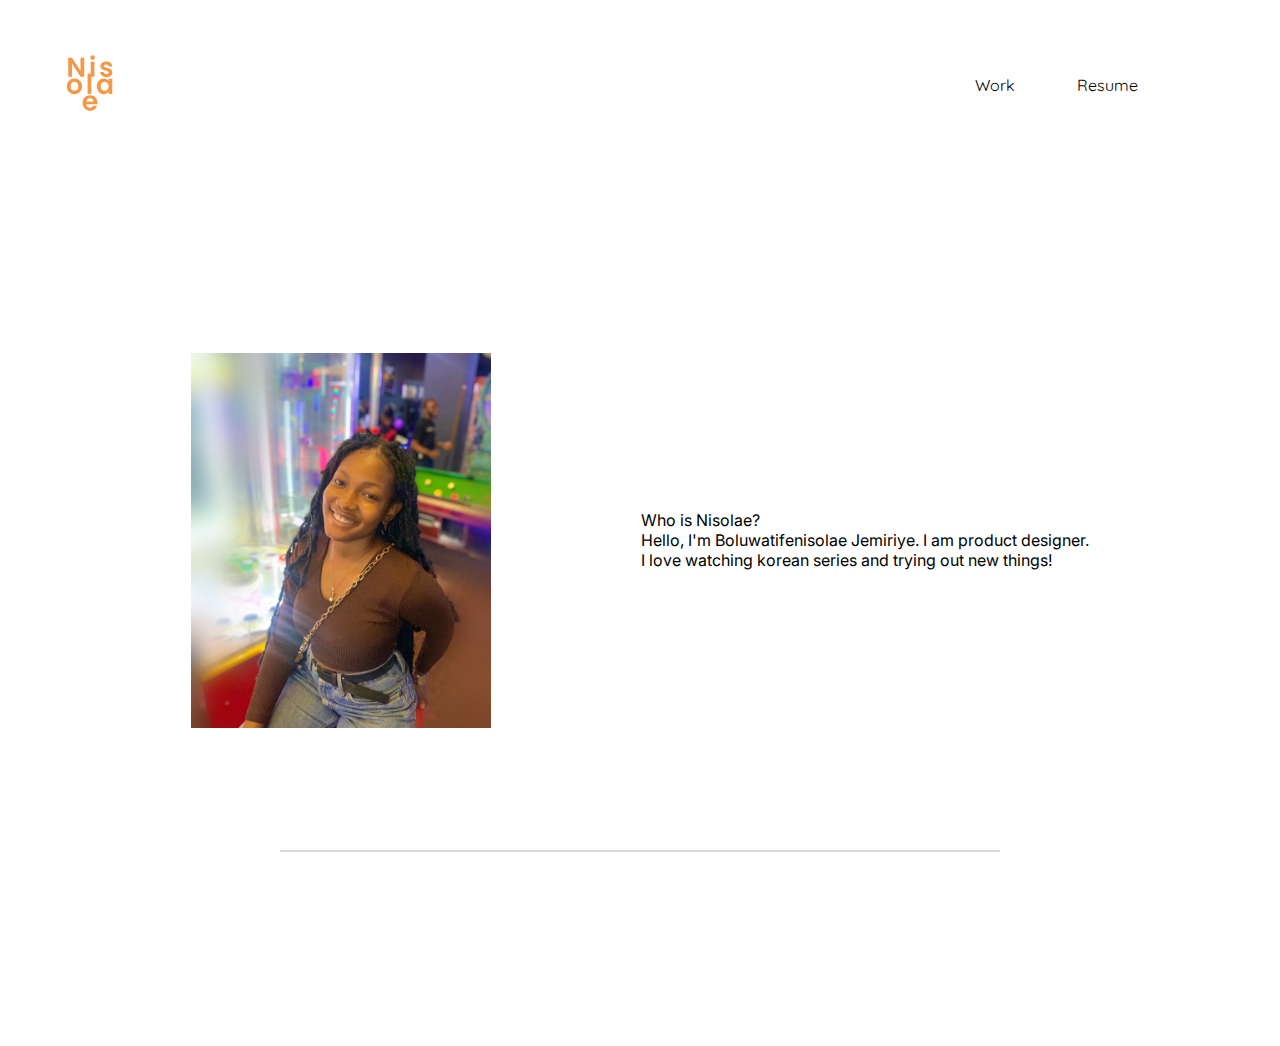
<file: about.html>
<!DOCTYPE html>
<html lang="en">
<head>
    <meta charset="UTF-8">
    <meta http-equiv="X-UA-Compatible" content="IE=edge">
    <meta name="viewport" content="width=device-width, initial-scale=1.0">
    <link rel="stylesheet" href="style.css">
    <title>About Me</title>
</head>
<body>
    <nav class="main-nav">
        <a href="index.html"><img src="img/Nisolae.svg" alt=""></a>
        <ul class="nav-list">
            <li class="navlinks"><a href="index.html">Work</a></li>
            <li class="navlinks"><a href="https://drive.google.com/file/d/11aiS3ViQq-GsozlBRLpZM2KKSMHhRGe4/view?usp=sharing">Resume</a></li>
        </ul>
        <div class="hamburger">
            <div class="line line1"></div>
            <div class="line line2"></div> 
            <div class="line line3"></div> 
        </div>
    </nav>

    <div class="profile">
        <img src="img/me.jfif" alt="">
        <div class="more">
            <p class="subtitle">Who is Nisolae?</p>

            <span>Hello, I'm Boluwatifenisolae Jemiriye. I am product designer. <br>
            I love watching korean series and trying out new things!</span>
        </div>
    </div>

    <hr>
    <div class="footer">
    <span class="greeting">Get In Touch</span><br><br>
       <!--  <span>Designed and Built by me| © 2022 Bolu Jemiriye All Rights Reserved</span><br> -->
        <div class="socials">
            <a href="bjemiriye@gmail.com">Email</a>/
            <a href="https://twitter.com/Tifeeh_x">Twitter</a>/
            <a href="https://www.behance.net/bolujemiriye">Behance</a>
        </div>
    </div>

    <style>
        body{
            height: 100vh;
        }
        .profile{
            padding-top: 100px;
            display: flex;
            margin: auto;
            justify-content: space-evenly;
            align-items: center;
            height: 80vh;
        }
        .profile img{
            width: 300px;
            height: auto;
        }
        .footer{
            padding-top: 70px;
        }
    </style>
</body>
</html>
</file>
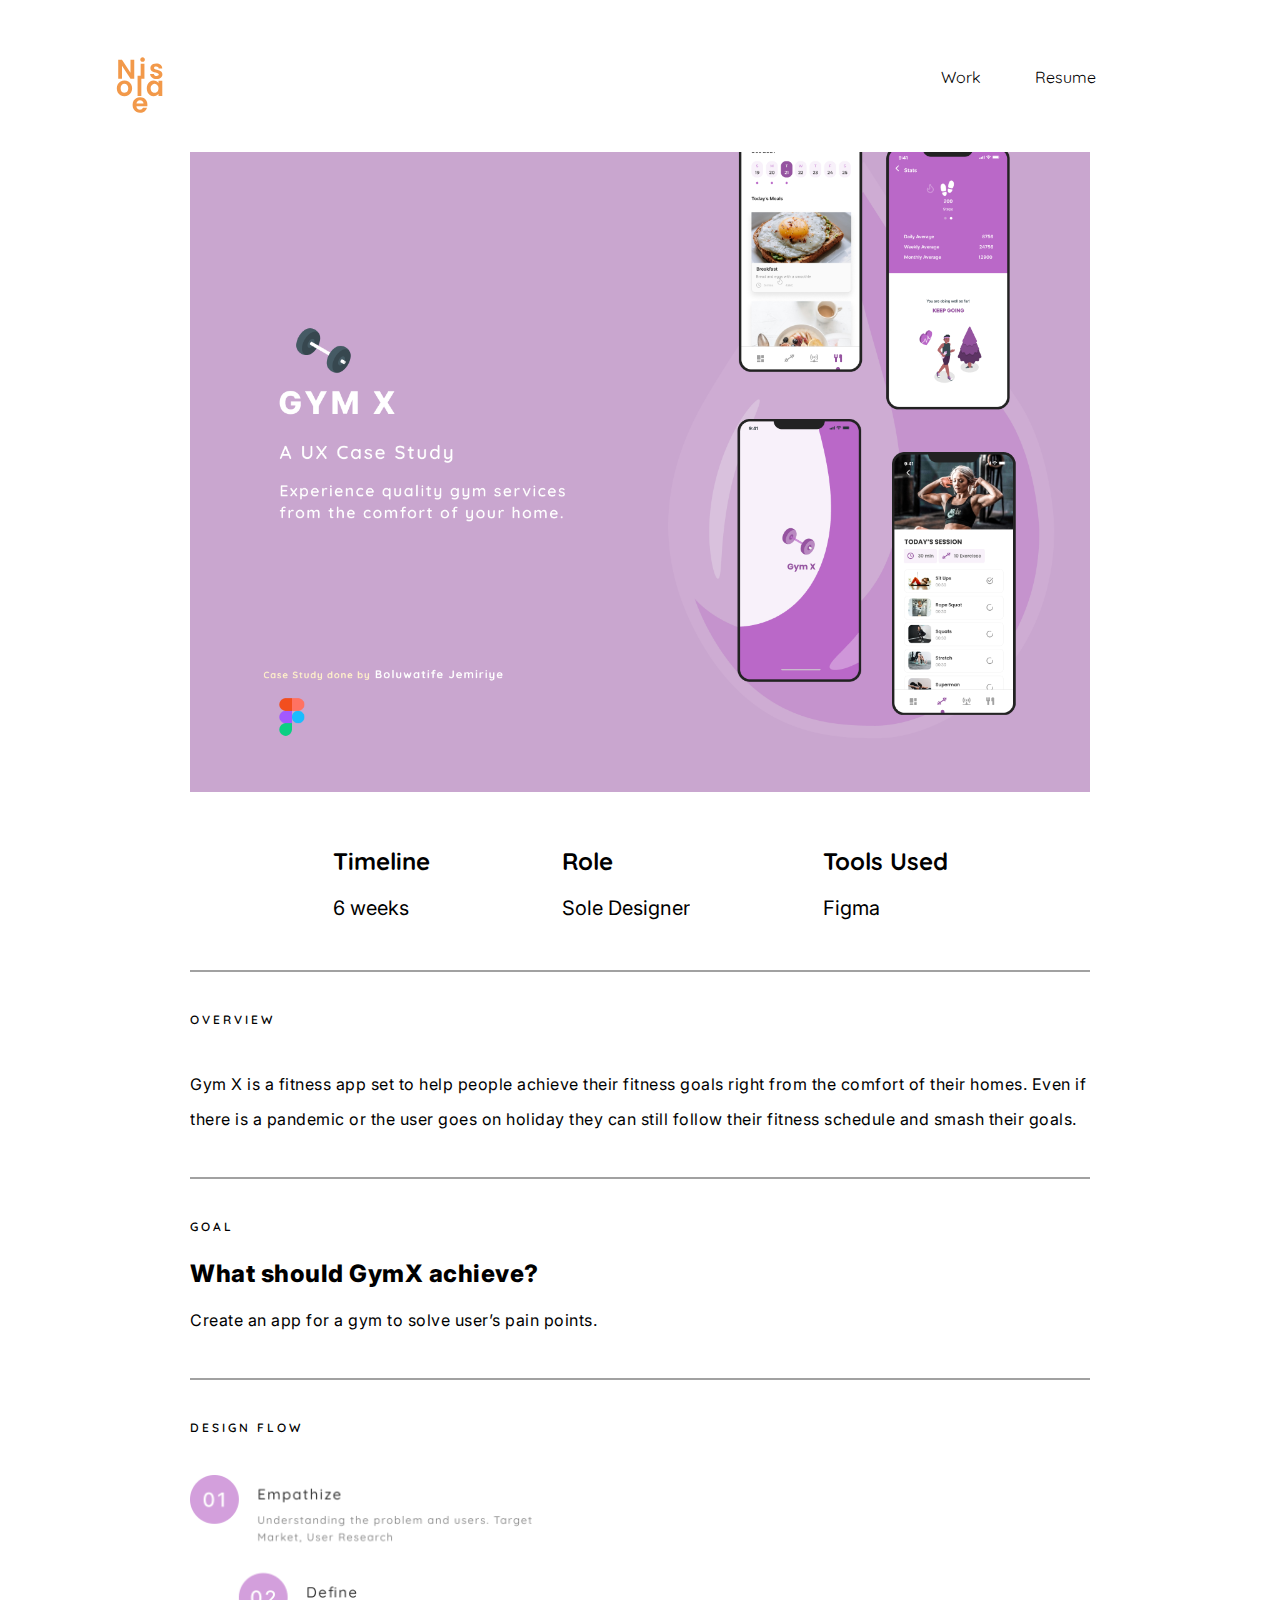
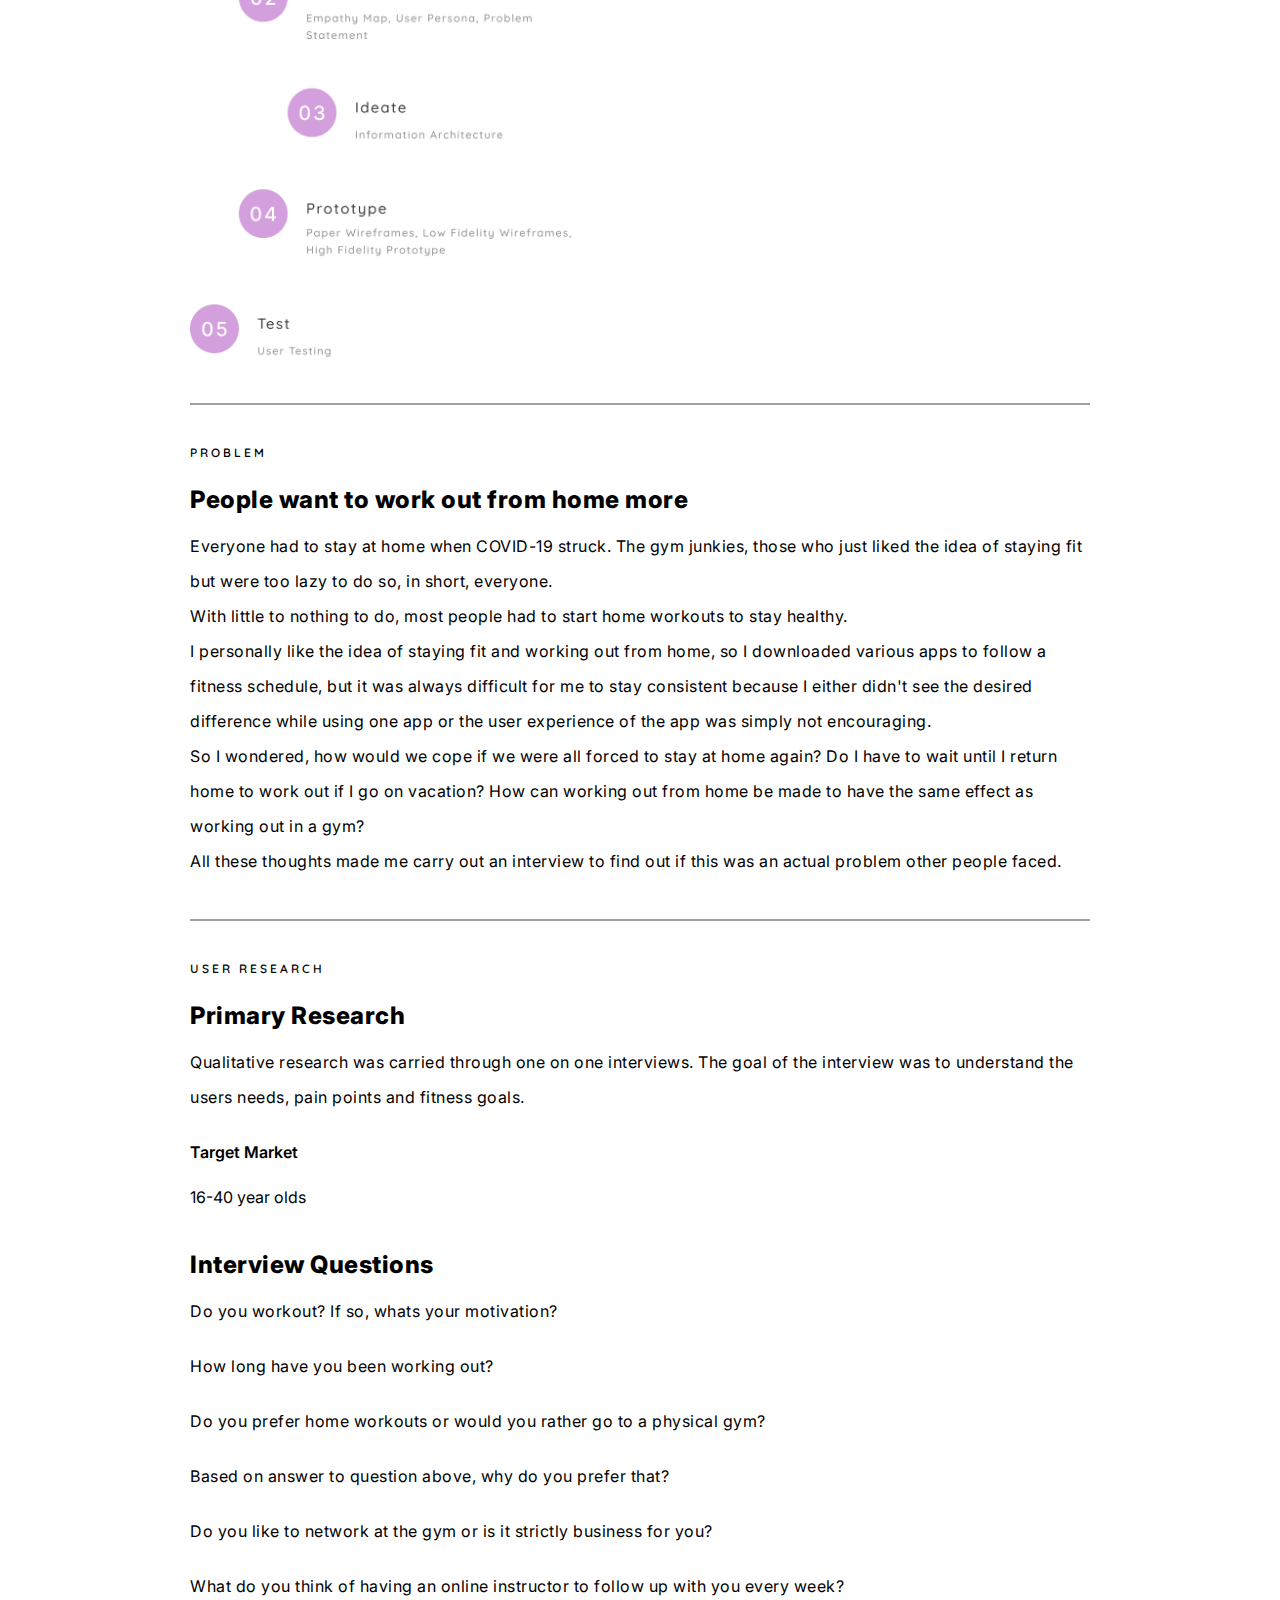
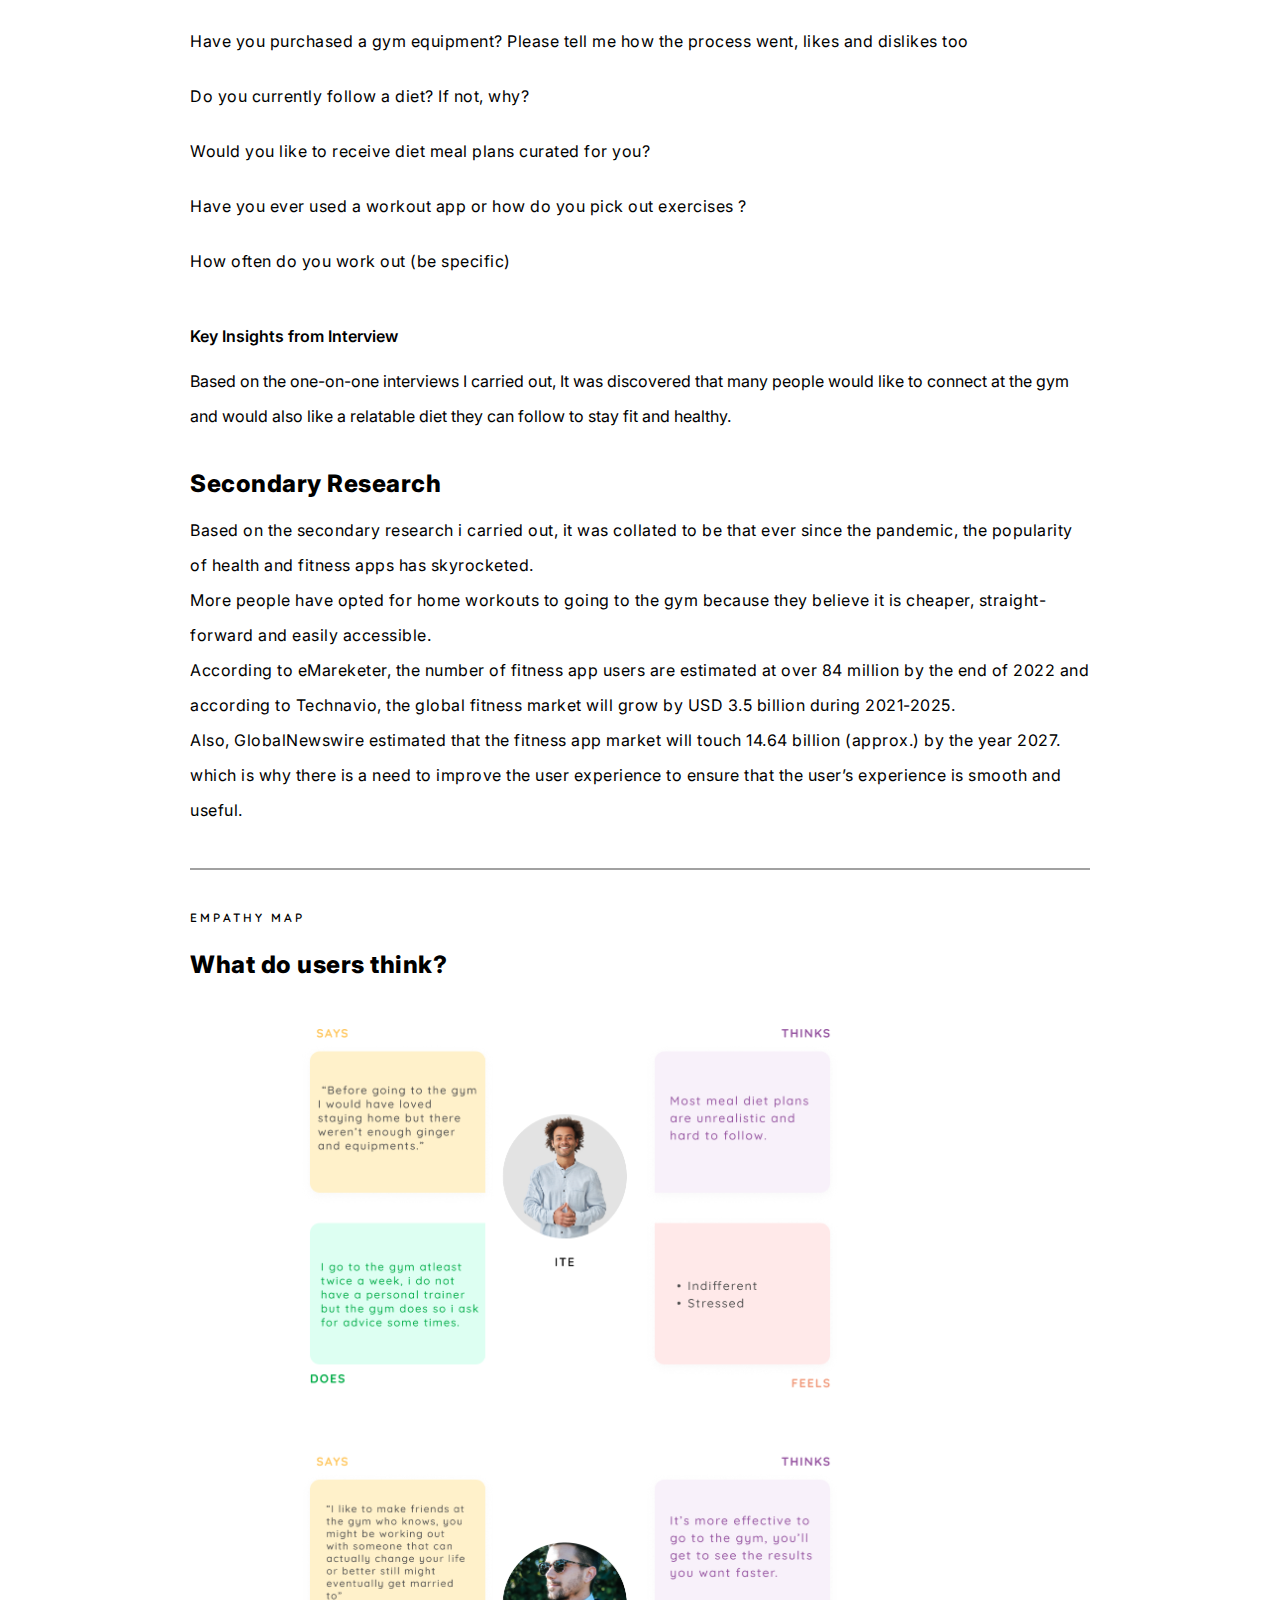
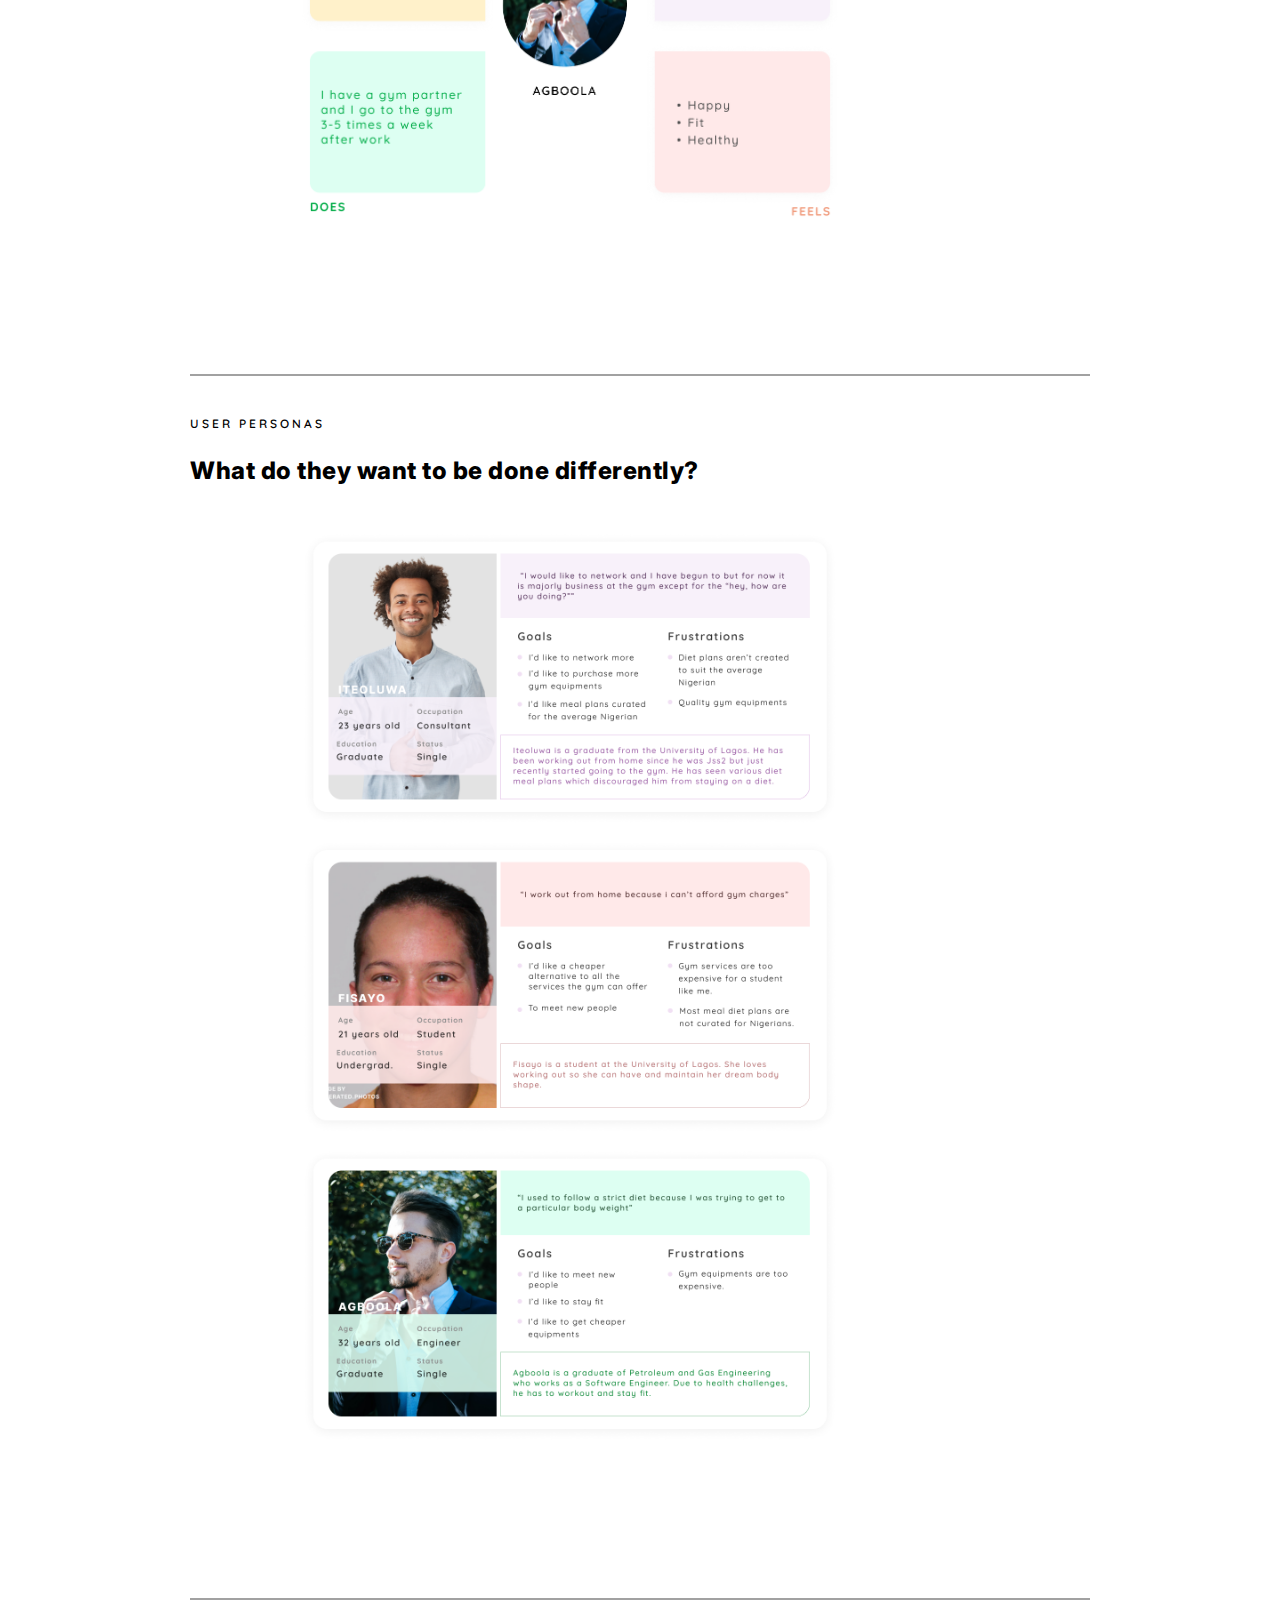
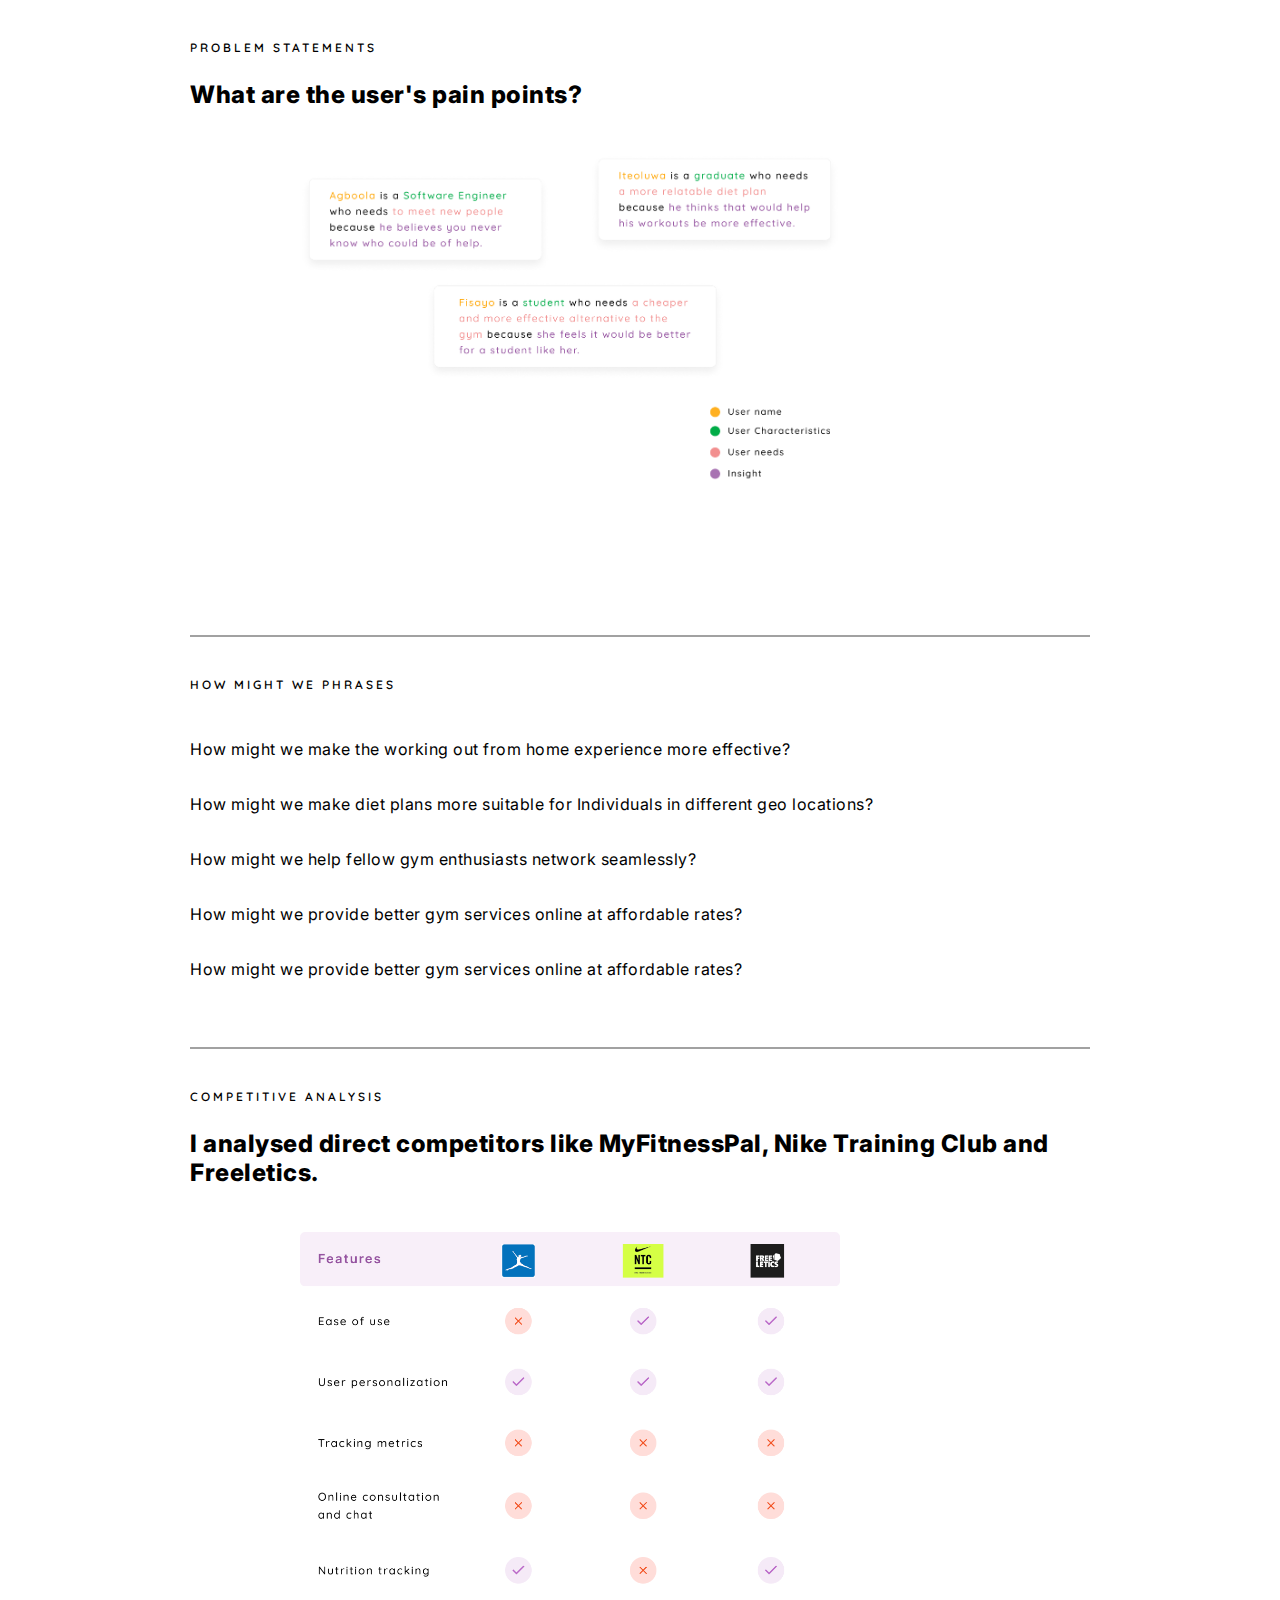
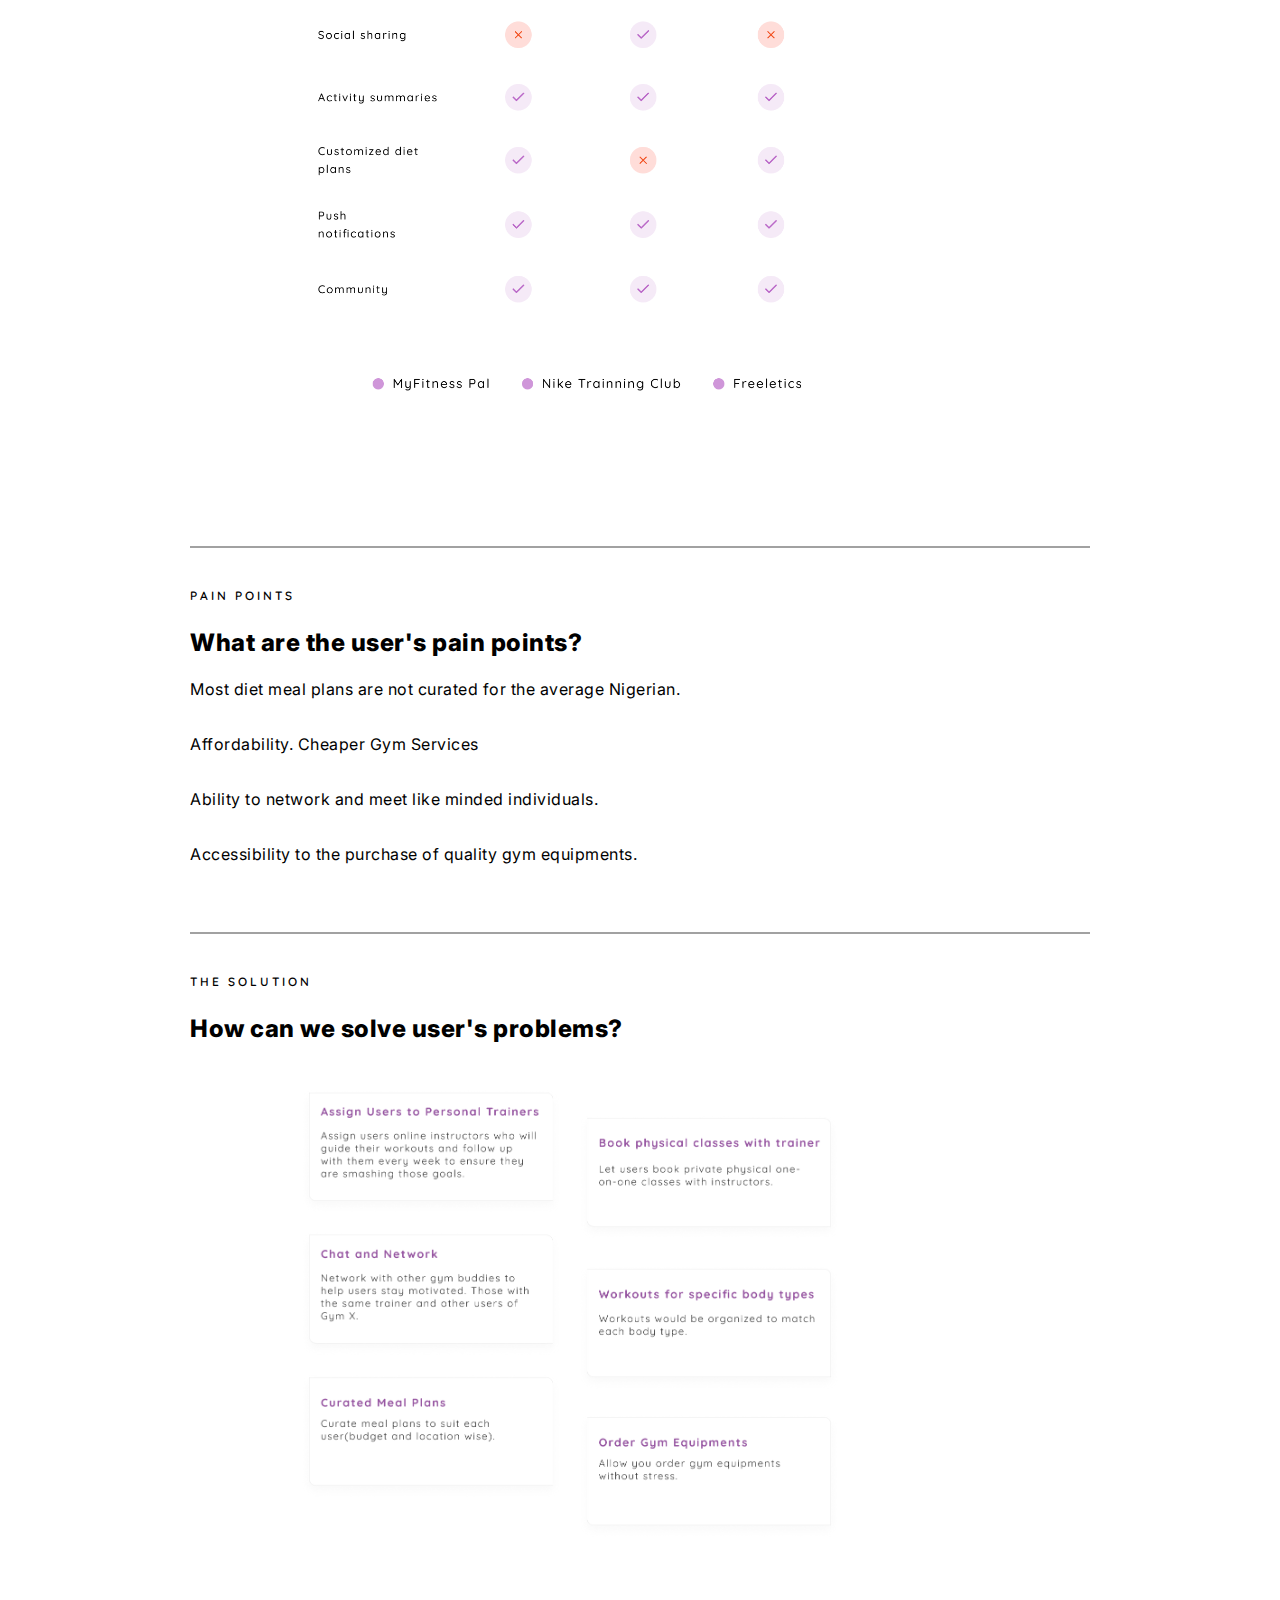
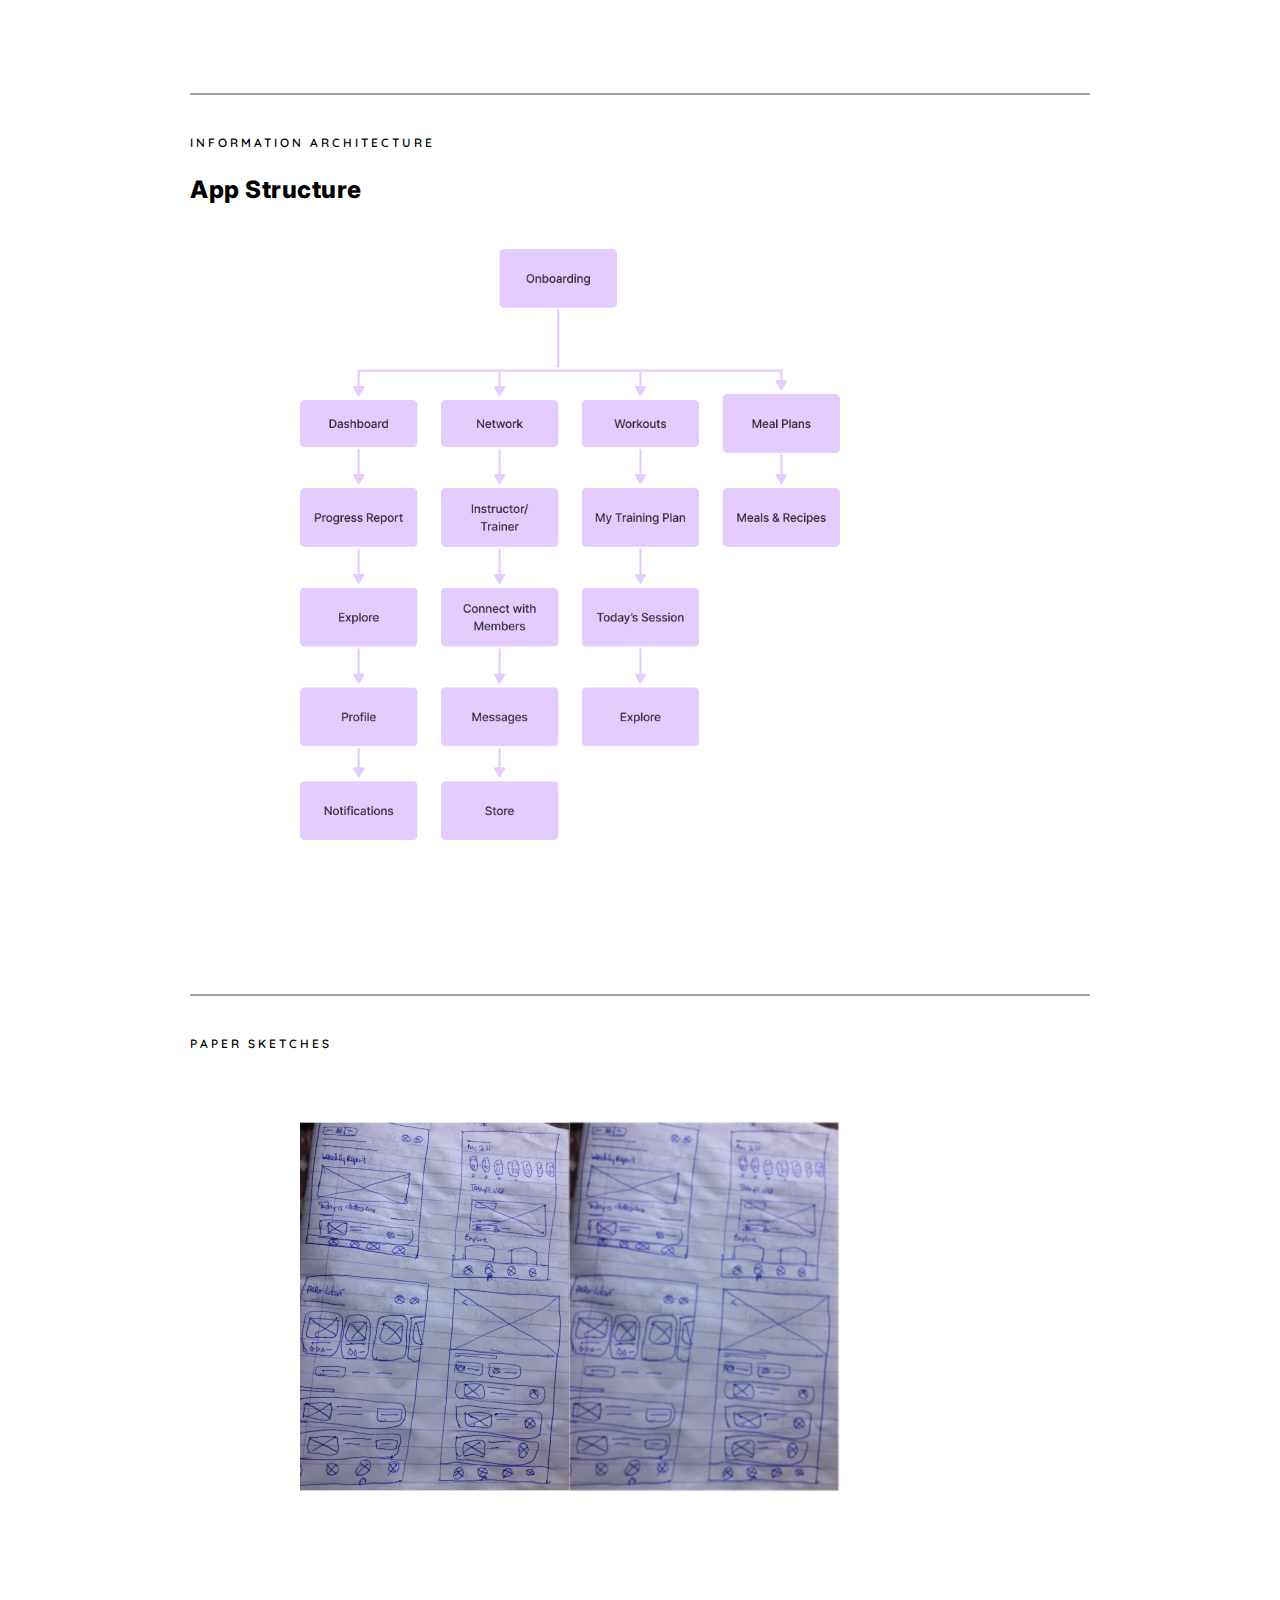
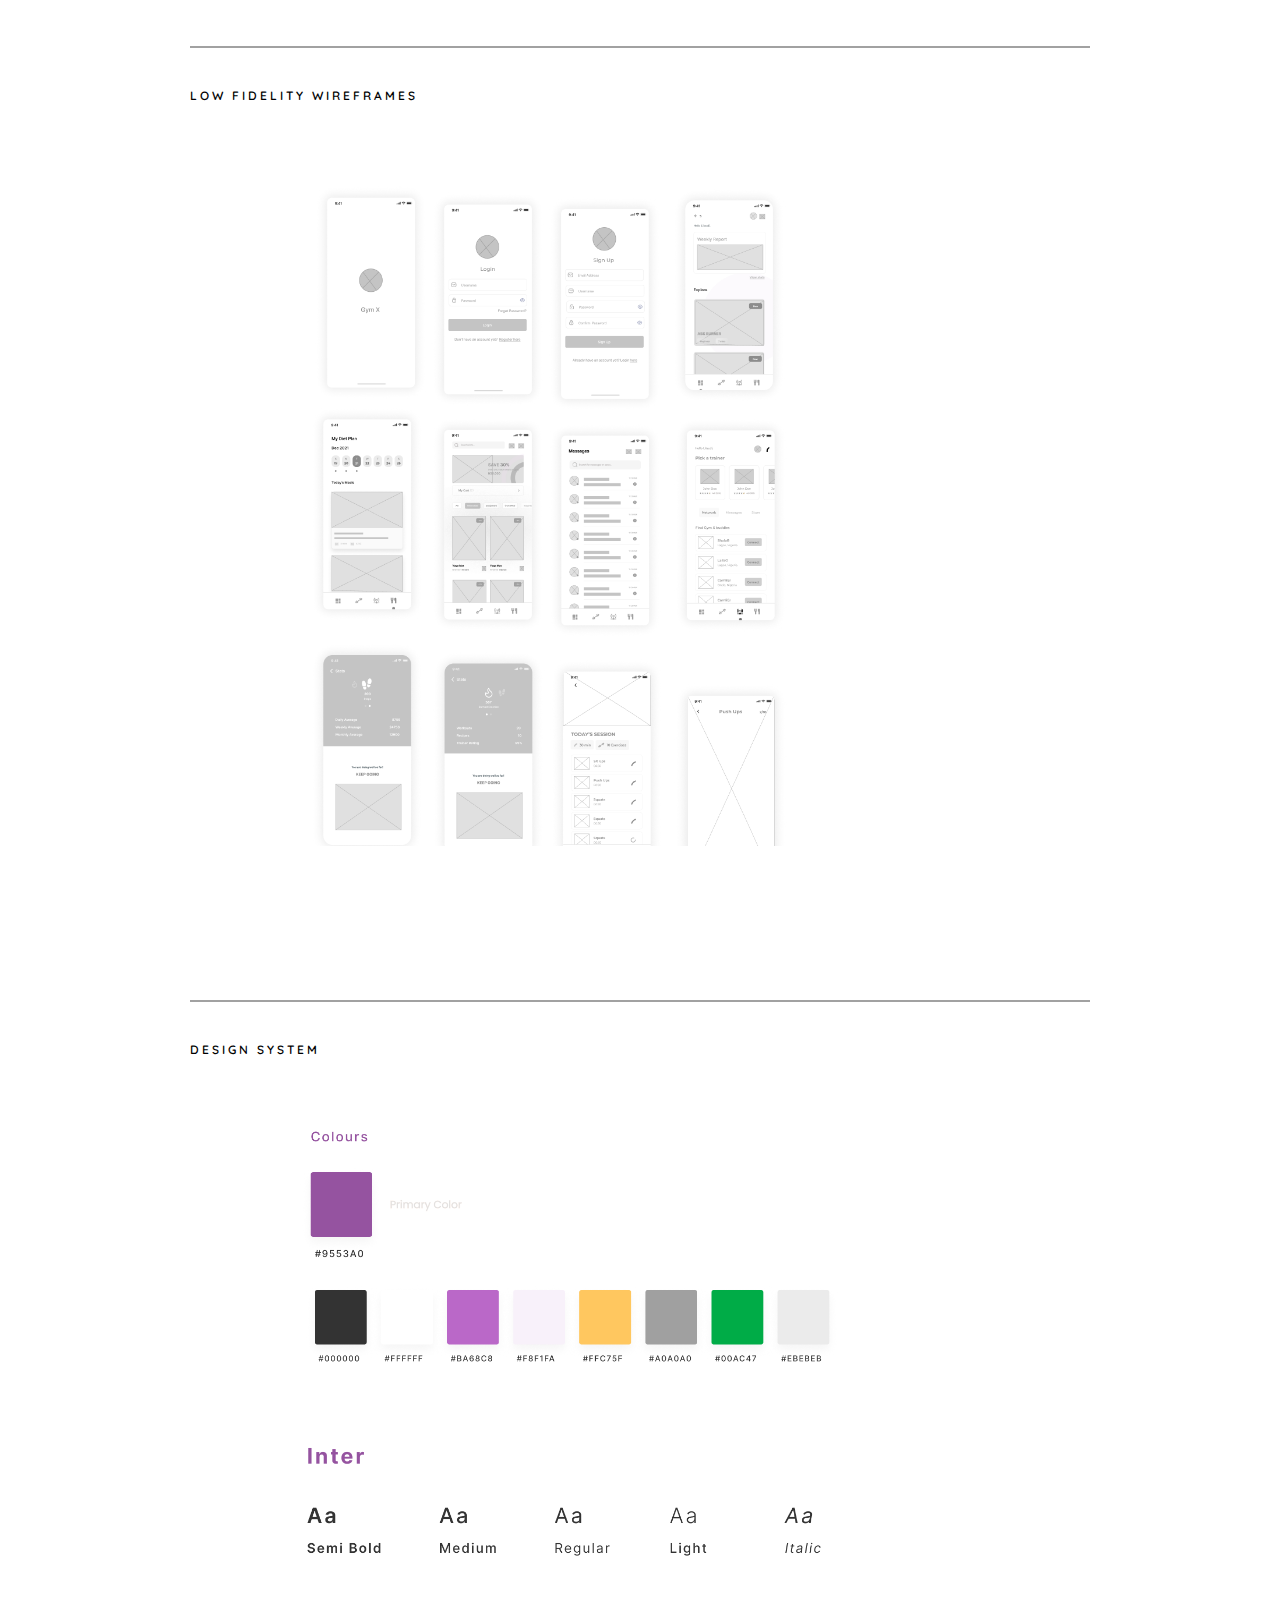
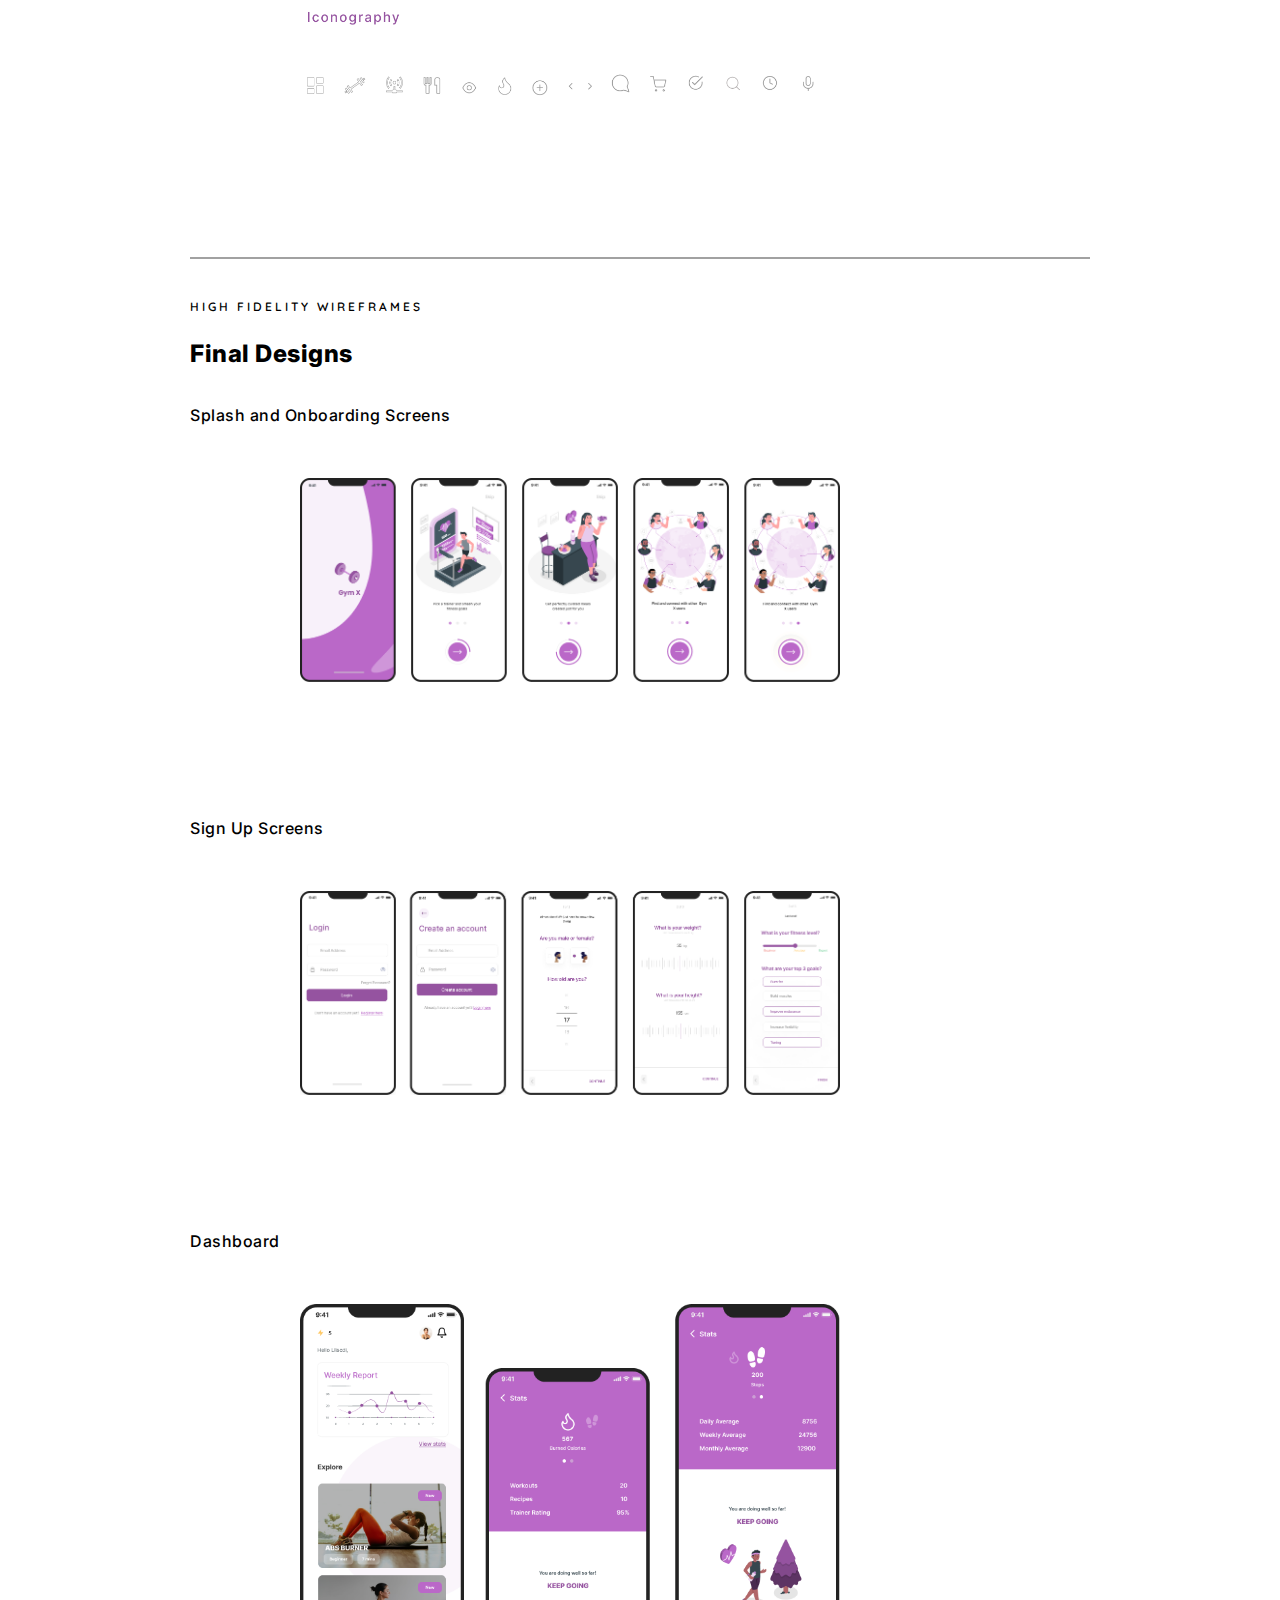
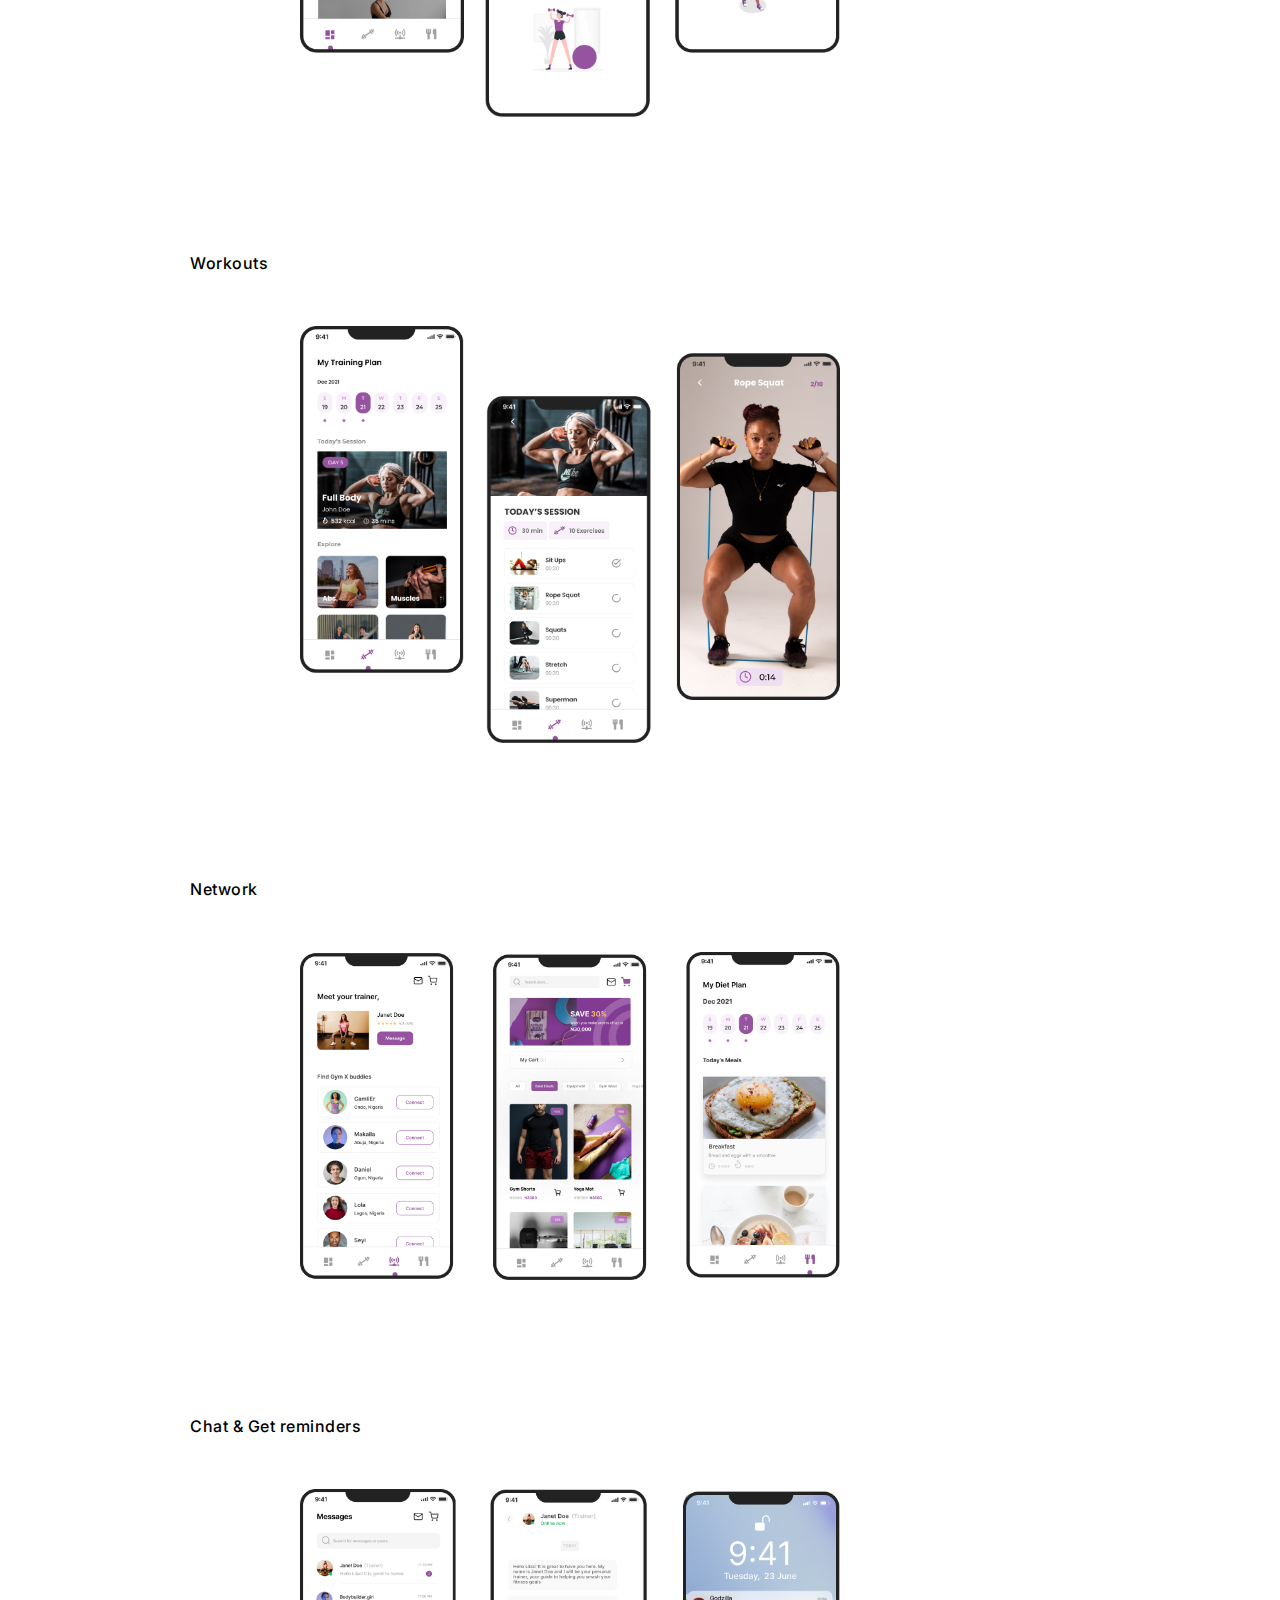
<file: casestudy1.html>
<!DOCTYPE html>
<html lang="en">
<head>
    <meta charset="UTF-8">
    <meta http-equiv="X-UA-Compatible" content="IE=edge">
    <meta name="viewport" content="width=device-width, initial-scale=1.0">
    <title>gymX case study</title>
    <link rel="stylesheet" href="style.css">
    <link rel="stylesheet" href="style2.css">
</head>
<body>
    <nav>
        <a href="index.html"><img src="img/Nisolae.svg" alt=""></a>
        <ul class="nav-list">
            <li class="navlinks"><a href="index.html">Work</a></li>
            <li class="navlinks"><a href="https://drive.google.com/file/d/11aiS3ViQq-GsozlBRLpZM2KKSMHhRGe4/view?usp=sharing">Resume</a></li>
        </ul>
        <div class="hamburger">
            <div class="line line1"></div>
           <!--  <div class="line line2"></div> -->
            <div class="line line3"></div>
        </div>
    </nav>

    <div class="content1">
        <div class="image">
            <img src="img/cover.png" alt="">
        </div>
        <div class="summary">
            <div class="timeline">
                <p>Timeline</p>
                <span>6 weeks</span>
            </div>
            <div class="role">
                <p>Role</p>
                <span>Sole Designer</span>
            </div>
            <div class="tool">
                <p>Tools Used</p>
                <span>Figma</span>
            </div>
        </div><hr>  

         <div class="introduction">
            <p class="topic">Overview</p>
            <div class="content">
                <p class="subtitle"></p>
                <span class="text">Gym X is a fitness app set to help people achieve their 
                    fitness goals right from the comfort of their homes. 
                    Even if there is a pandemic or the user goes on holiday 
                    they can still follow their fitness schedule and smash their goals.
                </span><hr>
            </div>
        </div>

        <div class="goal">
            <p class="topic">Goal</p>
            <div class="content">
                <p class="subtitle">What should GymX achieve?</p>
                <span class="text">Create an app for a gym to solve user’s pain points.
                </span><hr>
            </div>
        </div>

        <div class="designflow">
            <p class="topic">Design flow</p>
            <div class="content">
                <p class="subtitle"></p>
                <img src="img/design flow.png" alt="" class="flow">
                </span><hr>
            </div>
        </div>

        <div class="problem">
            <p class="topic">Problem</p>
            <div class="content">
                <p class="subtitle">People want to work out from home more</p>
                <span class="text">Everyone had to stay at home when COVID-19 struck. The gym junkies, 
                    those who just liked the idea of staying fit but were too lazy 
                    to do so, in short, everyone. <br> With little to nothing to do, most people had to 
                    start home workouts to stay healthy. <br> I personally like the idea of staying fit 
                    and working out from home, so I downloaded various apps to follow a fitness schedule, 
                    but it was always difficult for me to stay consistent because I either didn't see 
                    the desired difference while using one app or the user experience of the app was 
                    simply not encouraging. <br> So I wondered, how would we cope if we were all forced to 
                    stay at home again? Do I have to wait until I return home to work out if I go on vacation? 
                    How can working out from home be made to have the same effect as working out in a gym?
                    <br> All these thoughts made me carry out an interview to find out if this was an actual problem other people faced.
                </span><hr>
            </div>
        </div>


        <div class="research">
            <p class="topic">User Research</p>
            <div class="content primary">
                <p class="subtitle">Primary Research</p>
                <span class="text">Qualitative research was carried through one on one interviews. 
                    The goal of the interview was to understand the users needs, pain points and fitness goals.
                </span>
                <div class="target">
                    <p class="t1 market">Target Market</p>
                    <span class="t2 age">16-40 year olds</span>
                </div>
                <div class="interview">
                    <p class="subtitle">Interview Questions</p>
                    <span class="text">
                        <li>Do you workout? If so, whats your motivation?</li>
                        <li>How long have you been working out?</li>
                        <li>Do you prefer home workouts or would you rather go to a physical gym?</li>
                        <li>Based on answer to question above, why do you prefer that?</li>
                        <li>Do you like to network at the gym or is it strictly business for you?</li>
                        <li>What do you think of having an online instructor to follow up with you every week?</li>
                        <li>Have you purchased a gym equipment? Please tell me how the process went, likes and dislikes too </li>
                        <li>Do you currently follow a diet? If not, why?</li>
                        <li>Would you like to receive diet meal plans curated for you?</li>
                        <li>Have you ever used a workout app or how do you pick out exercises ?</li>
                        <li>How often do you work out (be specific)</li>
                        <!-- <li>What do you think of a platform/app that have the following services: online instructor/booking a private instructor, <br>
                            <br> networking with other gym buddies, curated meal plans and where you can buy work out equipments? Would you subscribe monthly for all these</li> -->
                    </span>
                </div>
                <div class="insight">
                    <p class="t1 insights">Key Insights from Interview</p>
                    <span class="t2">Based on the one-on-one interviews I carried out,  It was discovered that many people 
                        would like to connect at the gym and would also like a relatable diet they can follow to stay fit and healthy.</span>
                </div>
            </div>
            <div class="content secondary">
                <p class="subtitle">Secondary Research</p>
                <span class="text">Based on the secondary research i carried out, it was collated to be that ever 
                    since the pandemic, the popularity of health and fitness apps has skyrocketed. <br> More people have opted 
                    for home workouts to going to the gym because they believe it is cheaper, straight-forward and easily accessible.
                    <br> According to eMareketer, the number of fitness app users are estimated at over 84 million 
                    by the end of 2022 and according to Technavio, the global fitness market will grow by USD 3.5 billion 
                    during 2021-2025. <br> Also, GlobalNewswire estimated that the fitness app market will touch 14.64 billion (approx.) by 
                    the year 2027. which is why there is a need to improve the user experience to ensure that the user’s experience is smooth and useful.
                </span><hr>
            </div>
        </div>

        <div class="empathyMap">
            <p class="topic">Empathy Map</p>
            <div class="content">
                <p class="subtitle">What do users think?</p>
                <img src="img/empathymap.png" alt="" class="user map"><hr>
            </div>
        </div>

        <div class="Personas">
            <p class="topic">User Personas</p>
            <div class="content">
                <p class="subtitle">What do they want to be done differently?</p>
                <img src="img/personas.png" alt="" class="user personas"><hr>
            </div>
        </div>

        
        <div class="statements">
            <p class="topic">Problem Statements</p>
            <div class="content">
                <p class="subtitle">What are the user's pain points?</p>
                <img src="img/problem statements.png" alt="" class="user t3"><hr>
            </div>
        </div>

        <div class="hmw">
            <p class="topic">How Might We Phrases</p>
            <div class="content">
                <p class="subtitle"></p>
                <span class="text">
                    <li>How might we make the working out from home experience more effective?</li>
                    <li>How might we make diet plans more suitable for Individuals in different geo locations?</li>
                    <li>How might we help fellow gym enthusiasts network seamlessly? </li>
                    <li>How might we provide better gym services online at affordable rates?</li>
                    <li>How might we provide better gym services online at affordable rates?</li>
                </span><hr>
            </div>
        </div>

        <div class="cAudit">
            <p class="topic">Competitive Analysis</p>
            <div class="content">
                <p class="subtitle">I analysed direct competitors like MyFitnessPal, Nike Training Club and Freeletics.</p>
                <img src="img/cAudit.png" alt="" class="user map"><hr>
            </div>

        <div class="painpoints">
            <p class="topic">Pain Points</p>
            <div class="content">
                <p class="subtitle">What are the user's pain points?</p>
                <span class="text">
                    <li>Most diet meal plans are not curated for the average Nigerian.</li>
                    <li>Affordability. Cheaper Gym Services</li>
                    <li>Ability to network and meet like minded individuals.</li>
                    <li>Accessibility to the purchase of quality gym equipments.</li>
                </span><hr>
            </div>
        </div>        

        <div class="solution">
            <p class="topic">The Solution</p>
            <div class="content">
                <p class="subtitle">How can we solve user's problems?</p>
                <img src="img/solution.png" alt="" class="user t3"><hr>
            </div>
        </div>

        <div class="ia">
            <p class="topic">Information Architecture</p>
            <div class="content">
                <p class="subtitle">App Structure</p>
                <img src="img/ia (1).png" alt="" class="user t3 archi"><hr>
            </div>
        </div>

        <div class="sketches">
            <p class="topic">Paper Sketches</p>
            <div class="content">
                <p class="subtitle"></p>
                <img src="img/papersketch.png" alt="" class="user t3"><hr>
            </div>
        </div>

        <div class="lfw">
            <p class="topic">Low Fidelity Wireframes</p>
            <div class="content">
                <p class="subtitle"></p>
                <img src="img/lfw (2).png" alt="" class="user t3"><hr>
            </div>
        </div>

        <div class="designsystem">
            <p class="topic">Design System</p>
            <div class="content">
                <p class="subtitle"></p>
                <img src="img/design system.png" alt="" class="user t3"><hr>
            </div>
        </div>

        <div class="hfw">
            <p class="topic">High Fidelity Wireframes</p>
            <div class="content">
                <p class="subtitle">Final Designs</p>
                <div class="splash">
                    <p class="subtitle t5">Splash and Onboarding Screens</p>
                    <img src="img/splash & onboarding.png" alt="" class="user t3">
                </div>
                <div class="logins">
                    <p class="subtitle t5">Sign Up Screens</p>
                    <img src="img/logins.png" alt="" class="user t3">
                </div>
                <div class="dashboard">
                    <p class="subtitle t5">Dashboard</p>
                    <img src="img/dashboard (1).png" alt="" class="user t3">
                </div>
                <div class="workout">
                    <p class="subtitle t5">Workouts</p>
                    <img src="img/workouts.png" alt="" class="user t3">
                </div>
                <div class="network">
                    <p class="subtitle t5">Network</p>
                    <img src="img/network.. (1).png" alt="" class="user t3">
                </div>
                <div class="chat">
                    <p class="subtitle t5">Chat & Get reminders </p>
                    <img src="img/chat (1).png" alt="" class="user t3">
                </div>
            </div>
        </div>
        <!-- <span class="viewbtn">View Prototype</span> --><hr>
        <div class="usability">
            <p class="topic">Usability Study</p>
            <div class="content">
                <p class="subtitle">Based on the usability study that was carried out amongst 6 target users and all the feedbacks were positive. 
                    The following feedbacks were noted.</p>
                <img src="img/usability study.png" alt="" class="user t3"><hr>
            </div>
        </div>

        <div class="takeaway">
            <p class="topic">Takeaways</p>
            <div class="content">
                <p class="subtitle">While working on this project, I learned more about User Centered Design as I interviewed target users, i got to understand and empathize with them then ensured that their noted pain points were at the front of my mind while designing.
                    Both the secondary and primary research helped shape my thinking and influenced my design decision process.</p>
            </div>
    </div><hr><br>

    <div class="footer">
        <span class="greeting">Get In Touch</span><br><br>
        <span>Designed and Built by me| © 2022 Bolu Jemiriye All Rights Reserved</span><br>
        <div class="socials">
            <a href="bjemiriye@gmail.com">Email</a>/
            <a href="https://twitter.com/Tifeeh_x">Twitter</a>/
            <a href="https://www.behance.net/bolujemiriye">Behance</a>
        </div>
    </div>
</body>
</html>
</file>
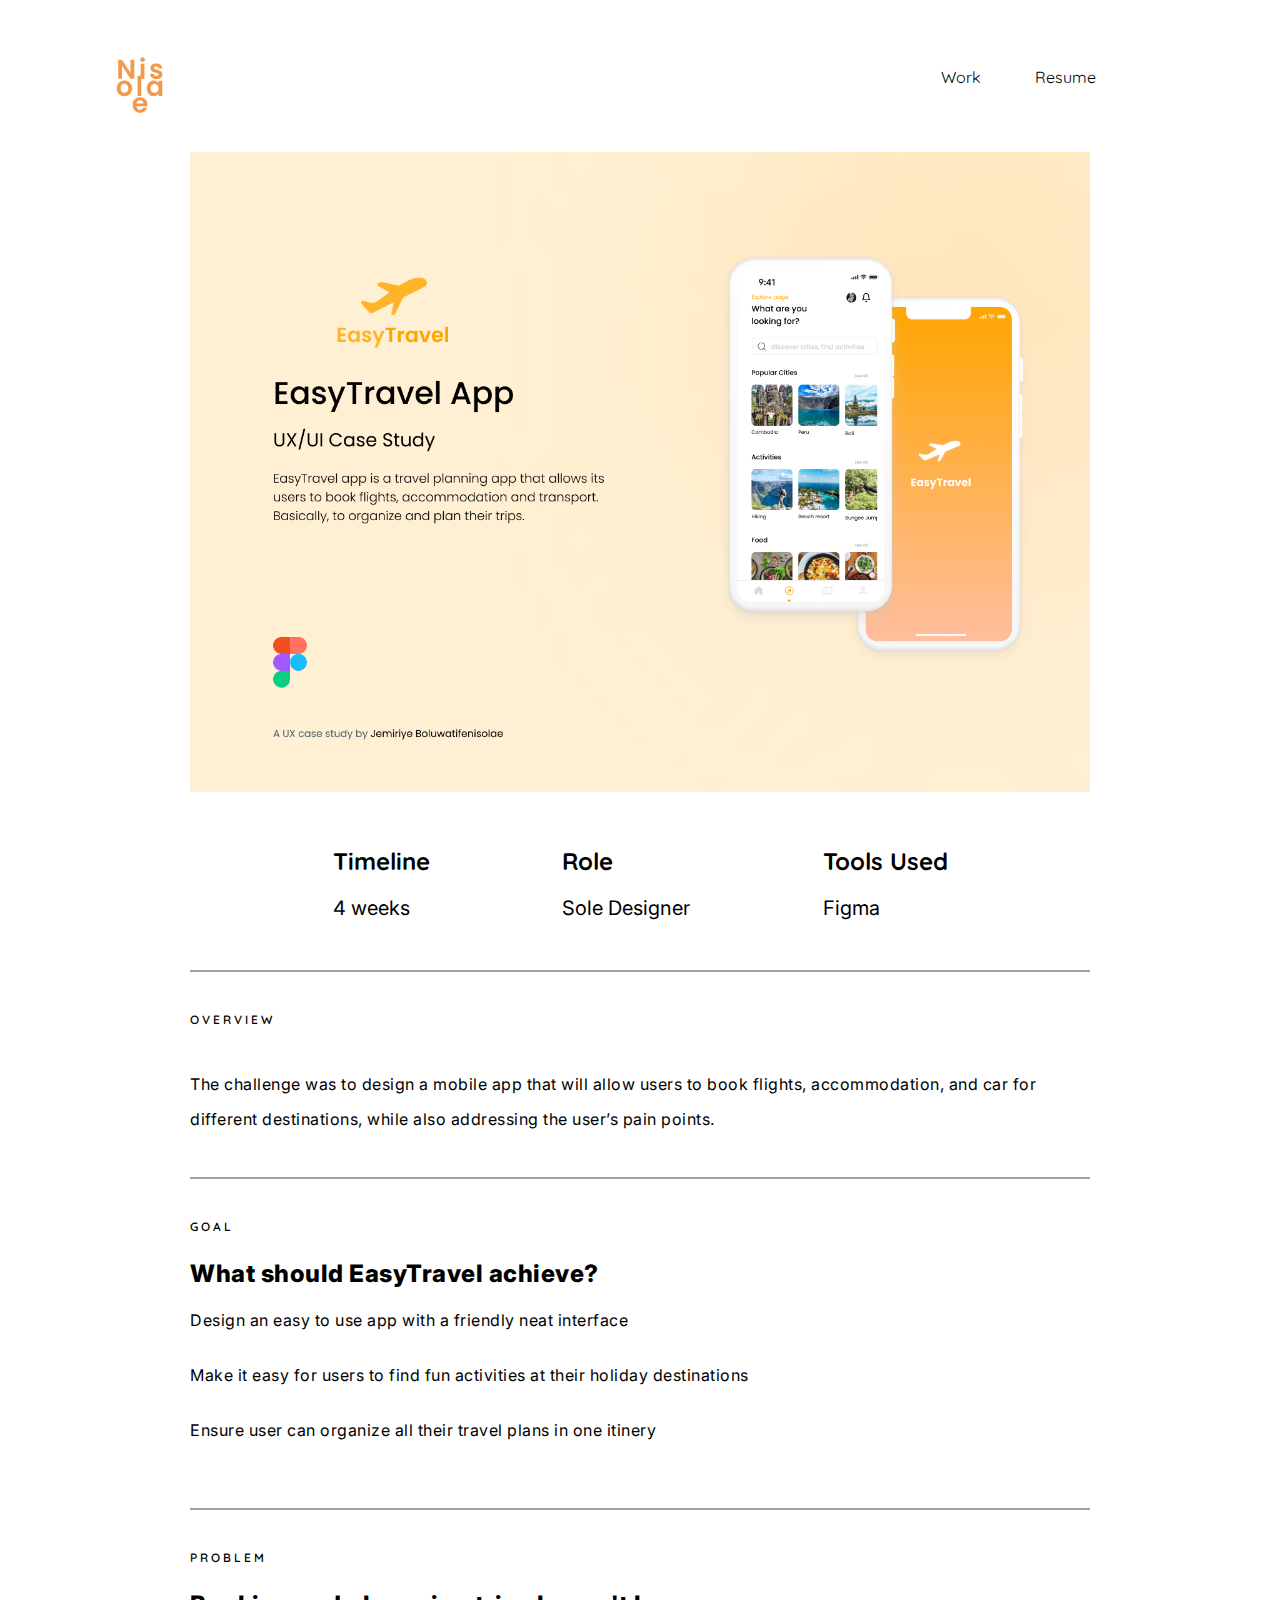
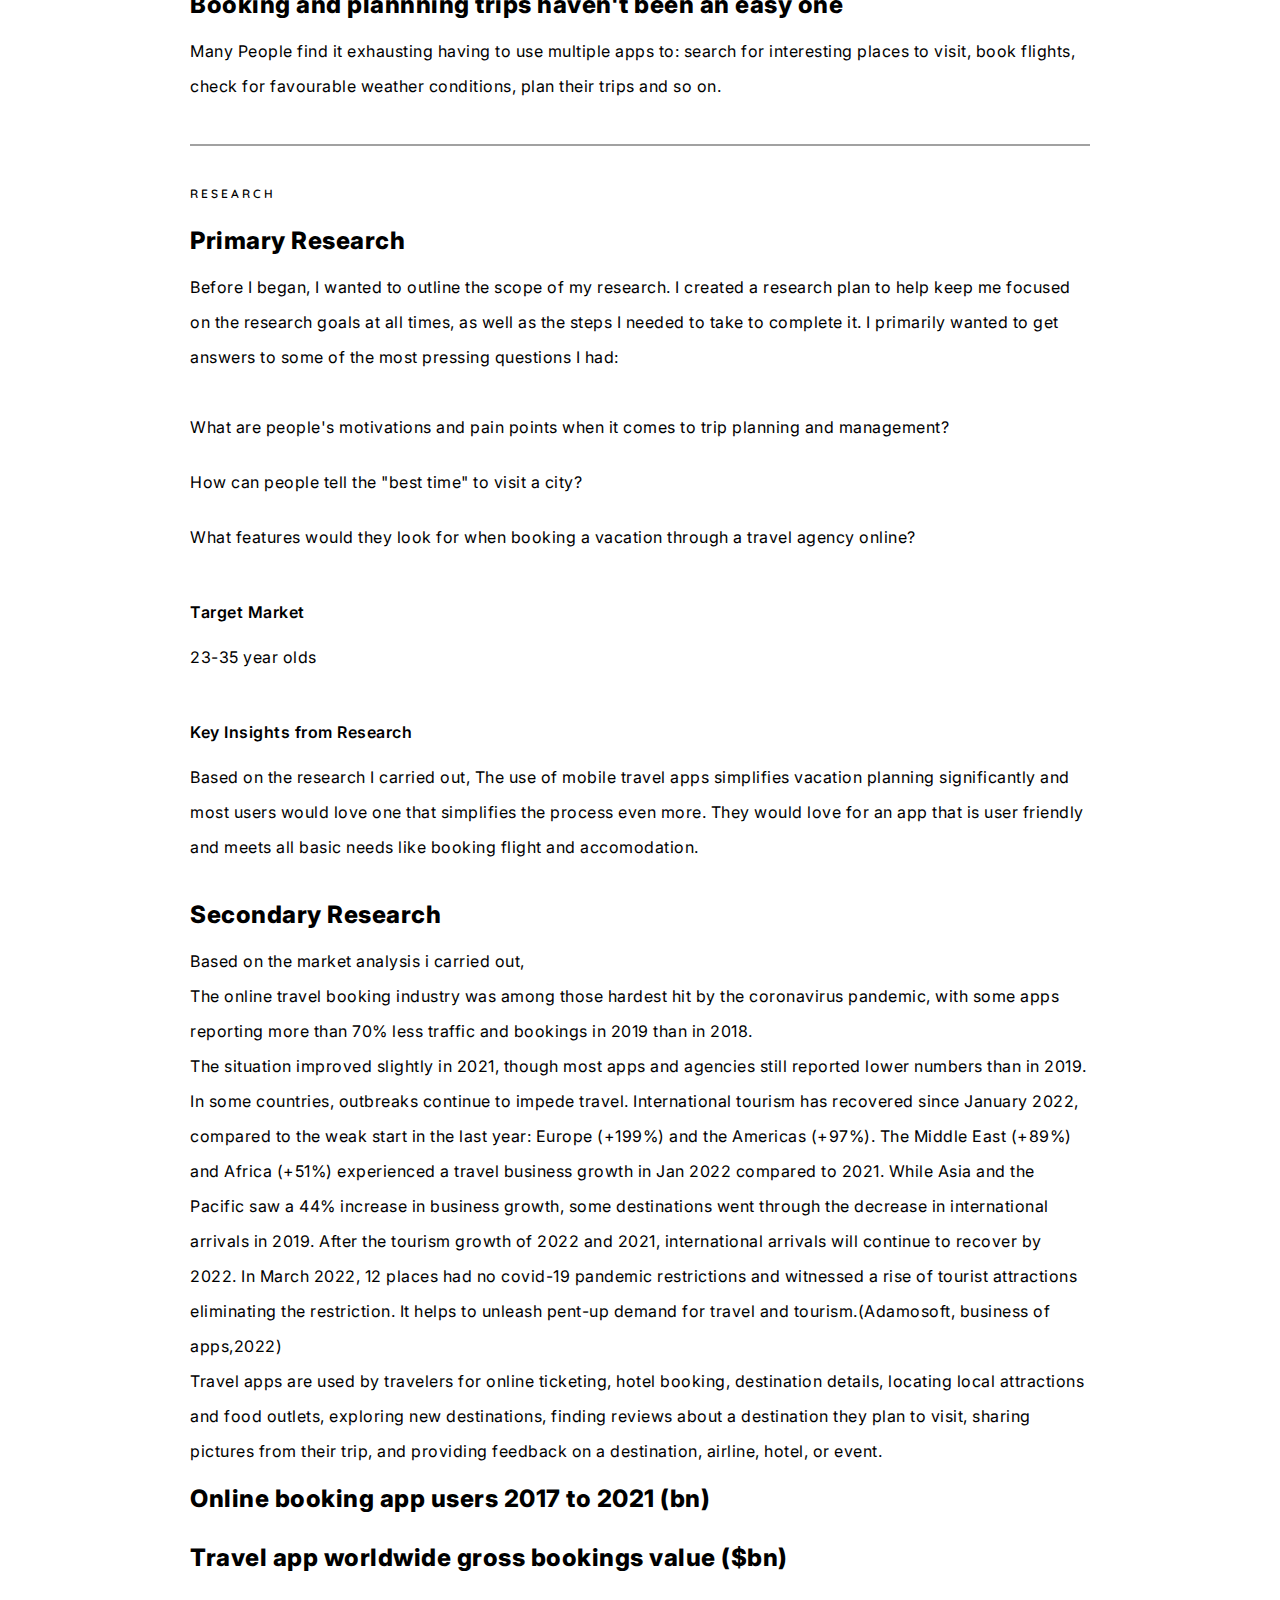
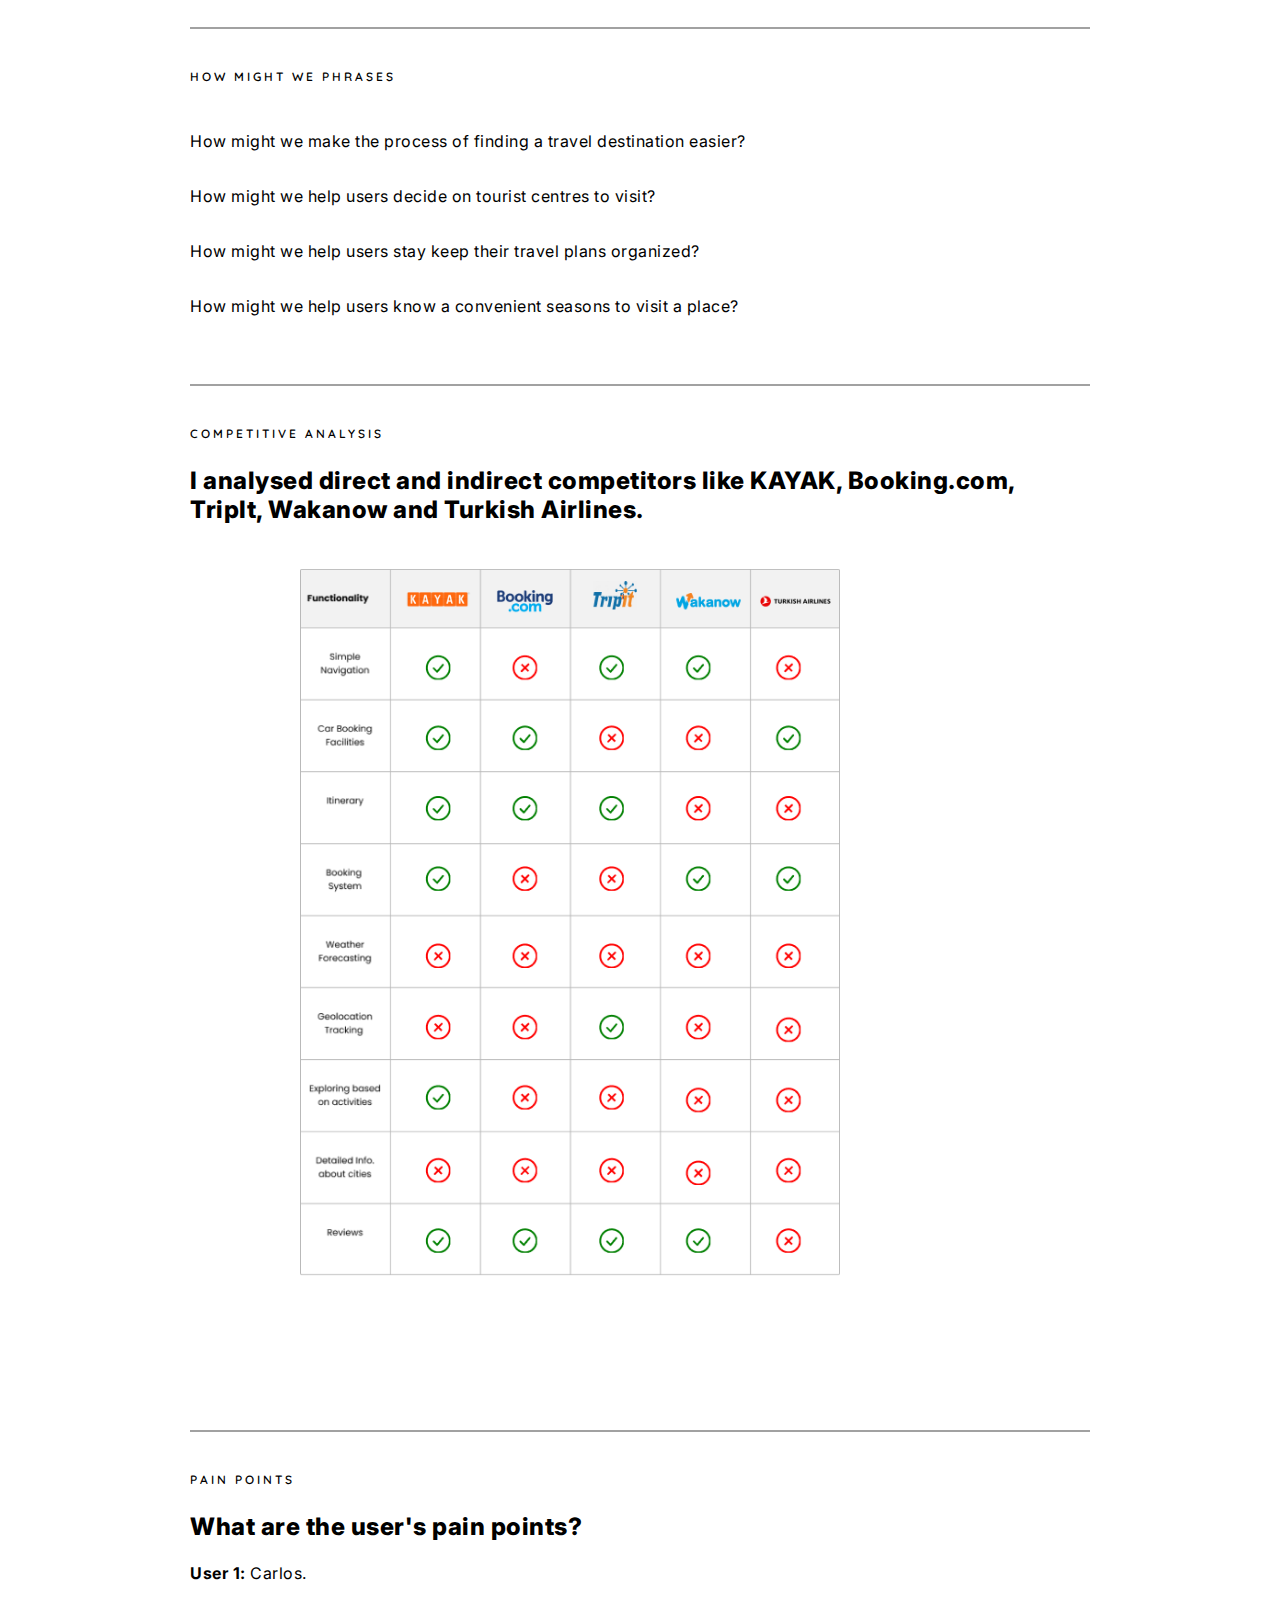
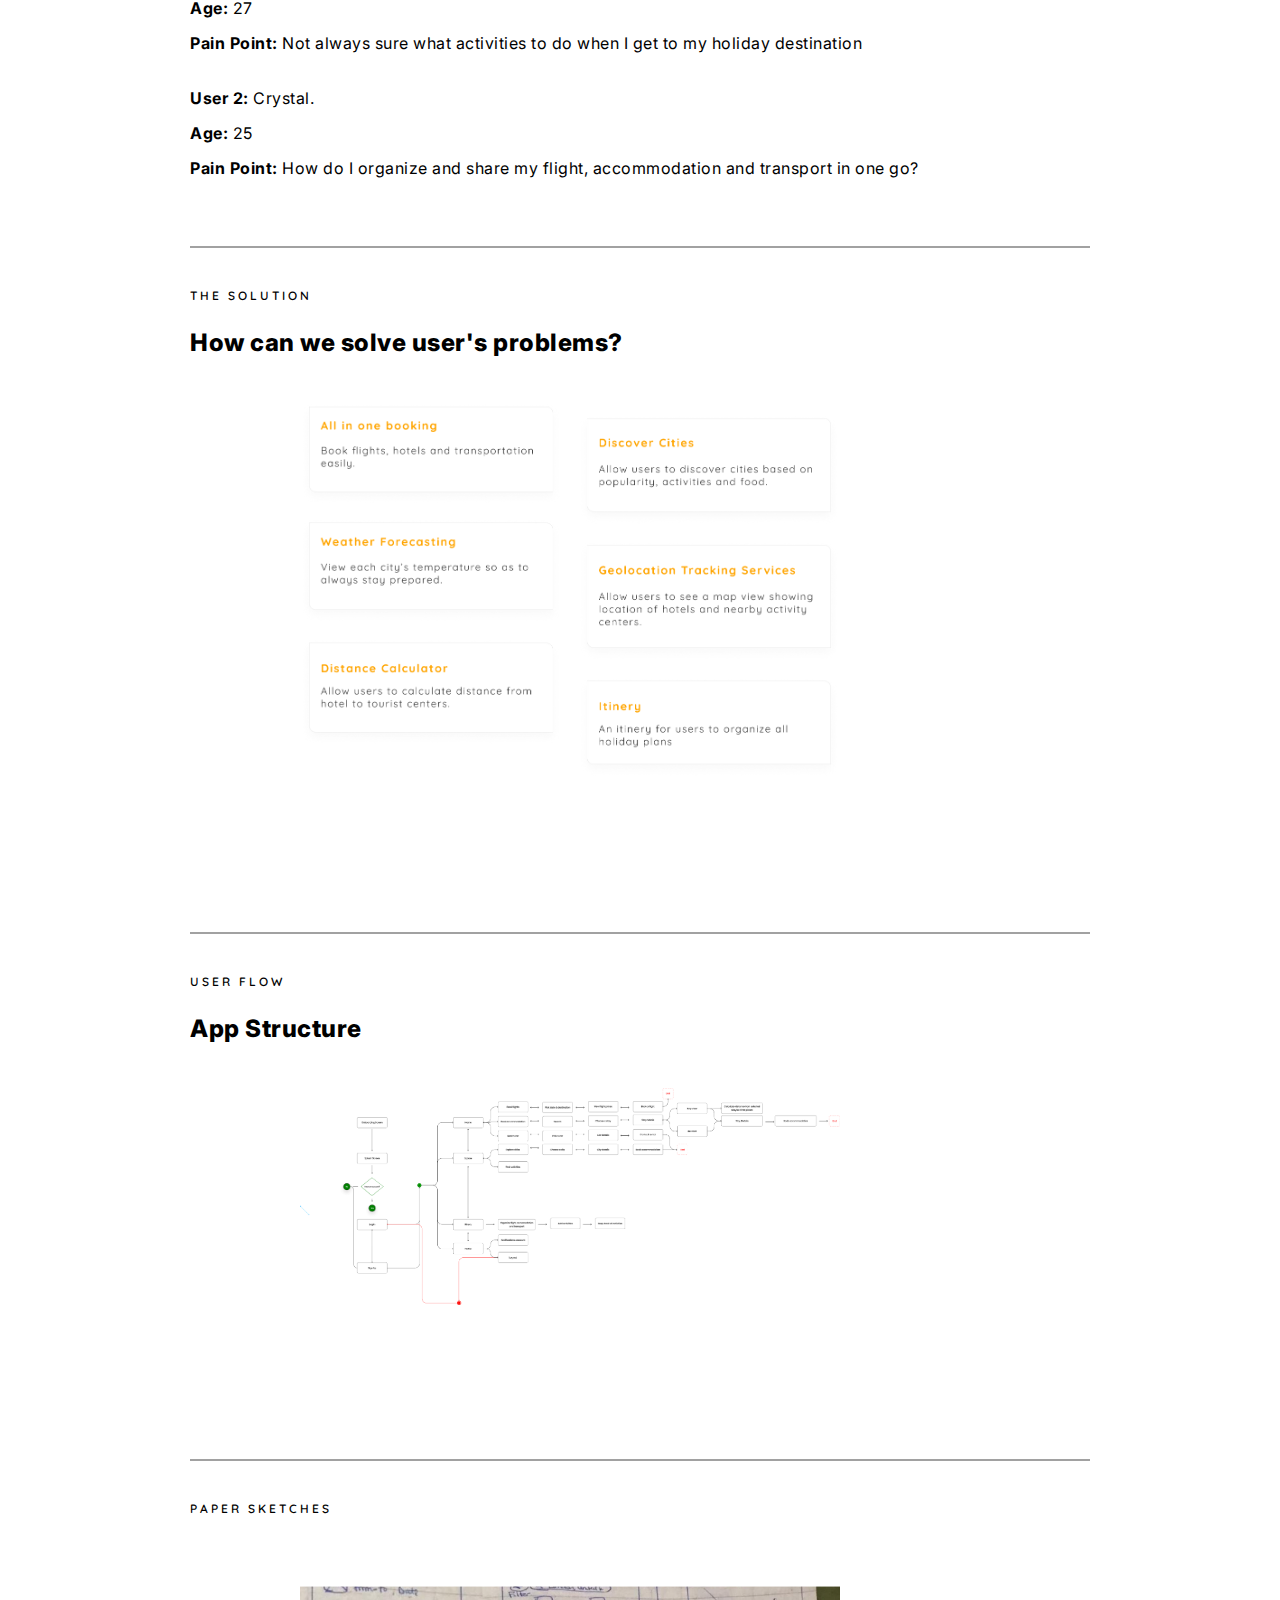
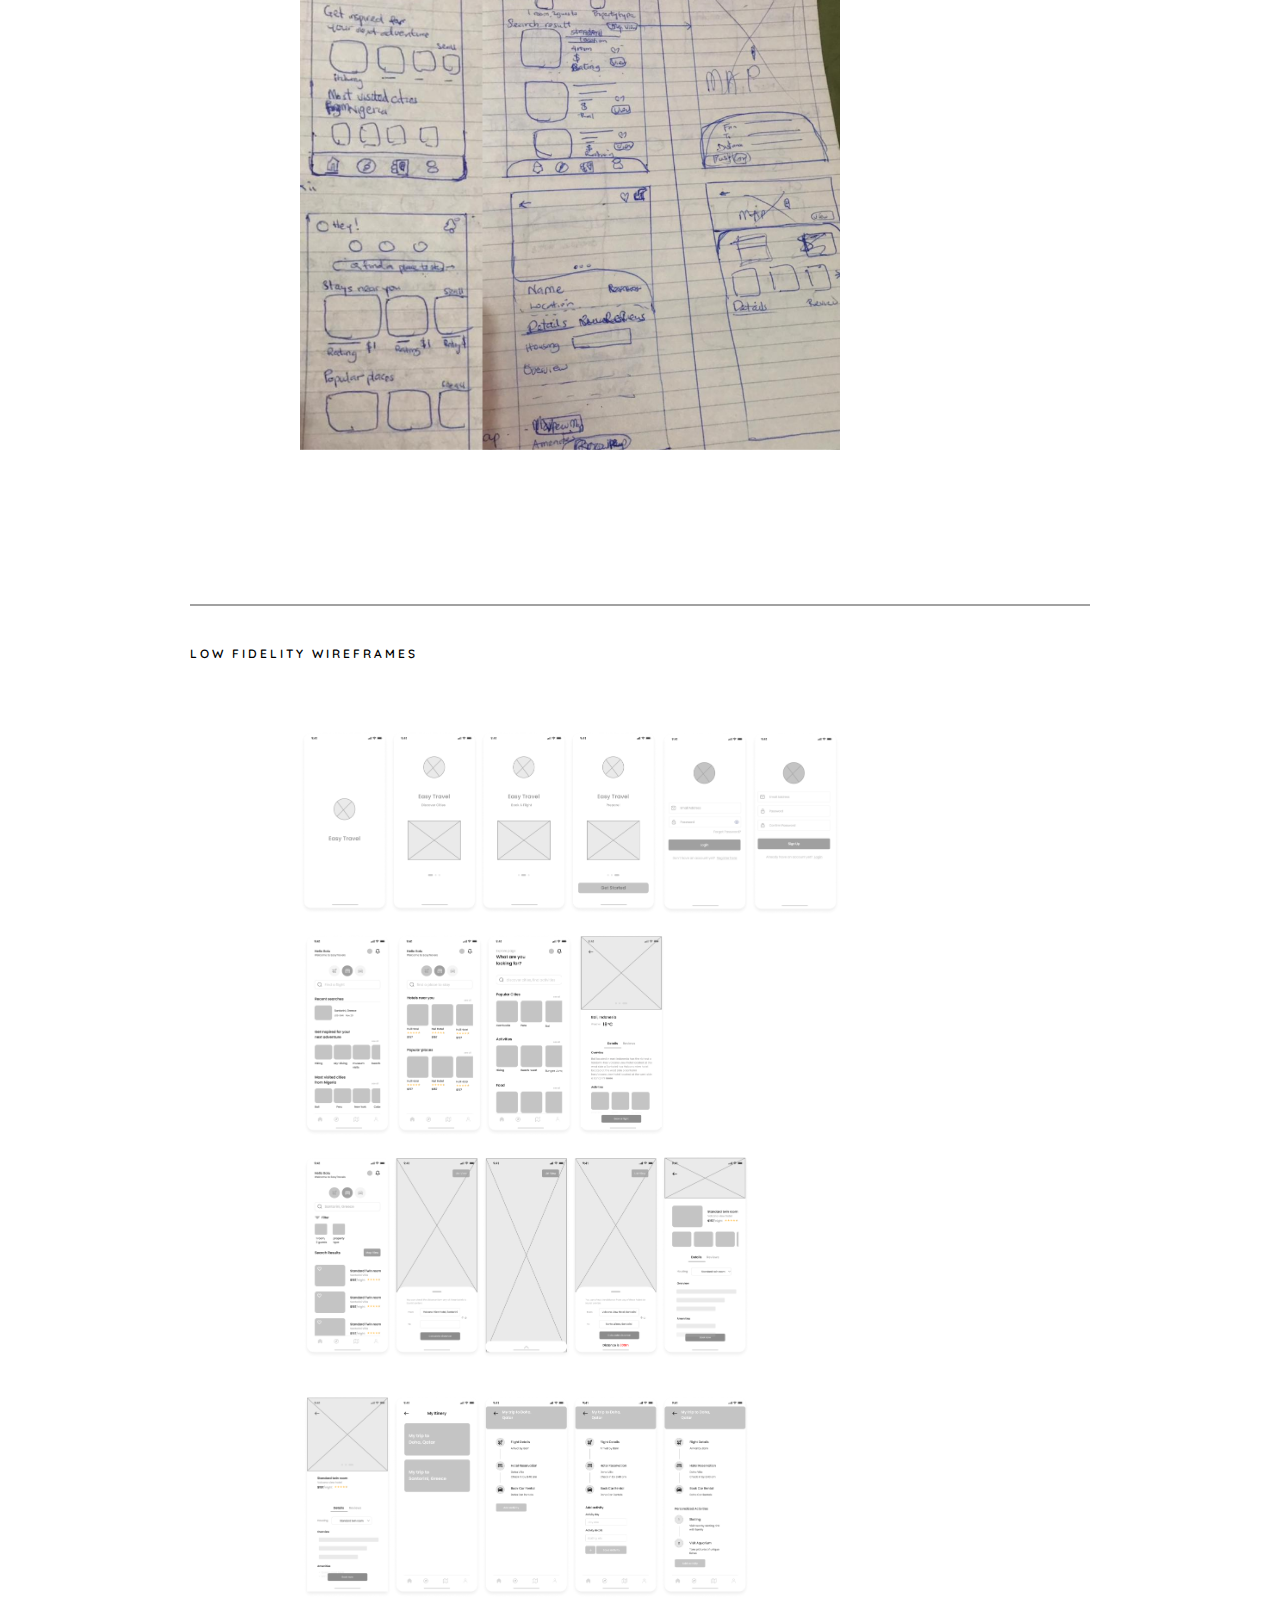
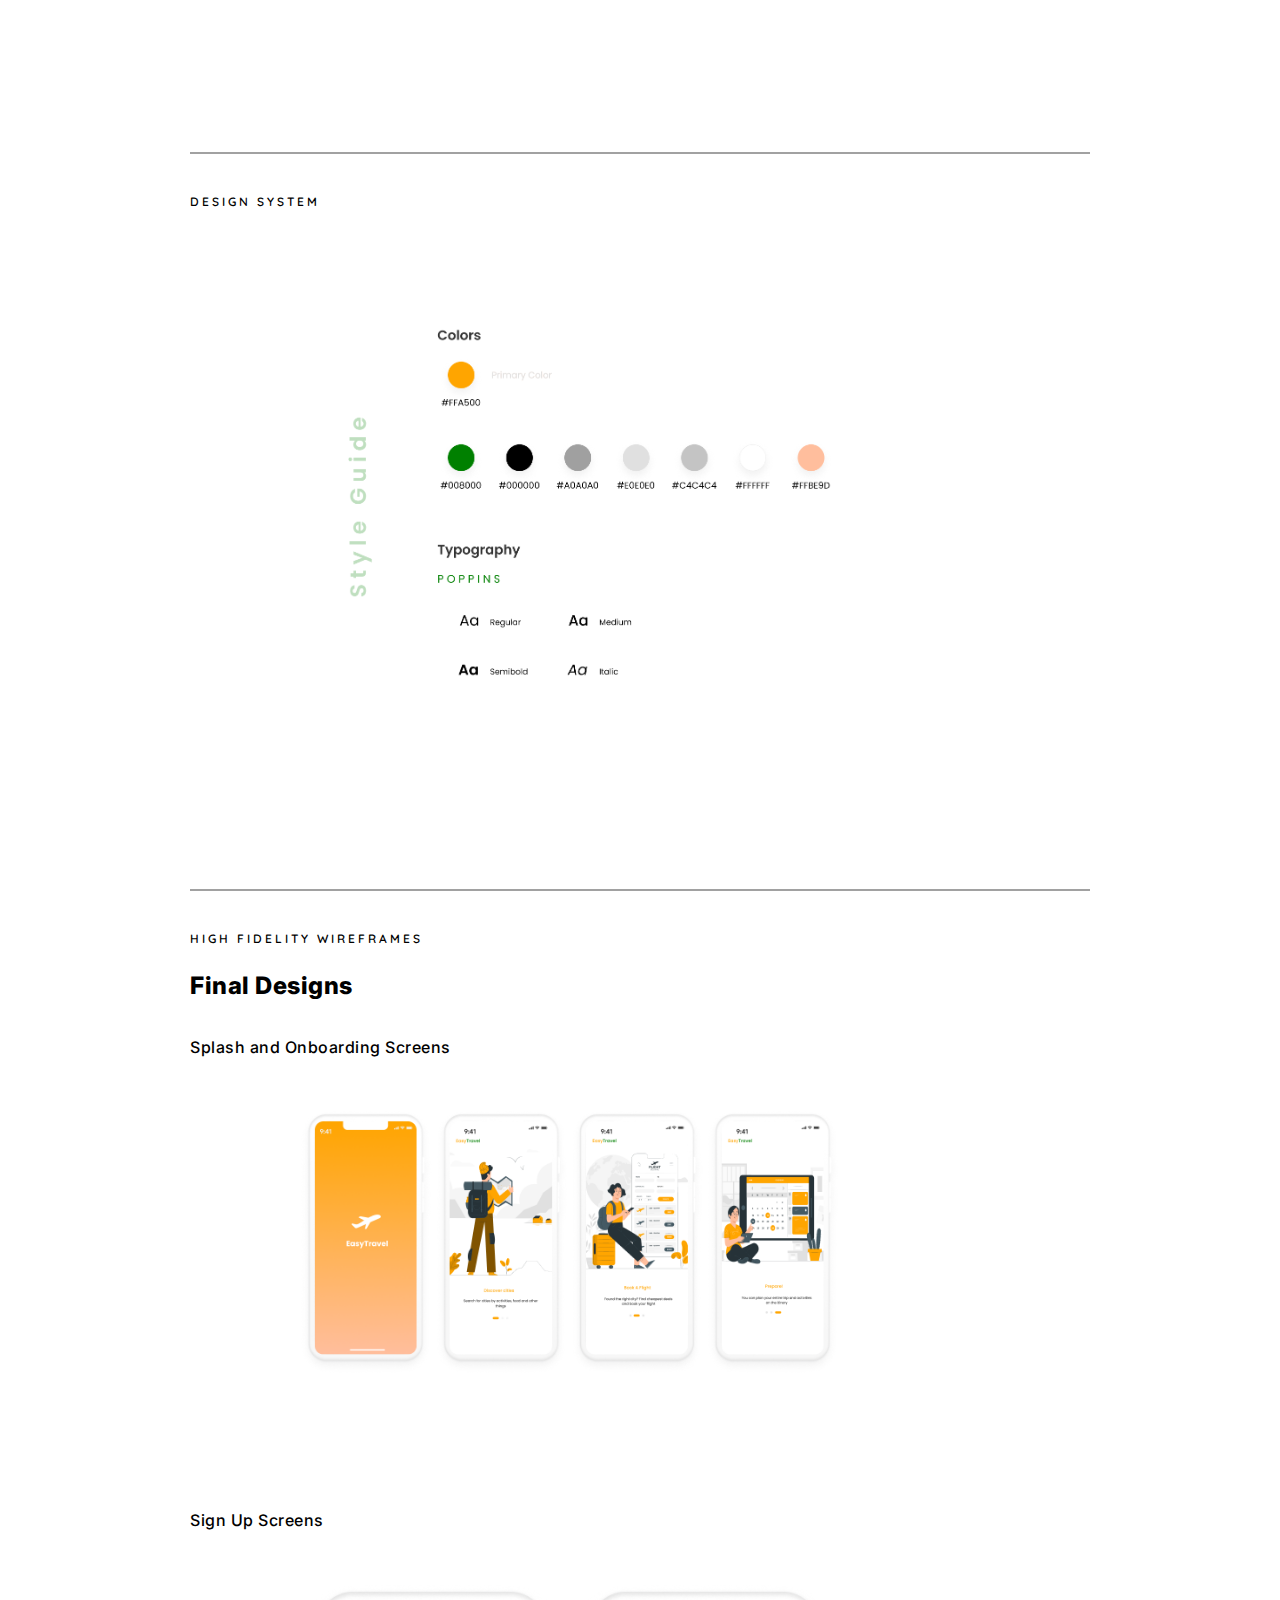
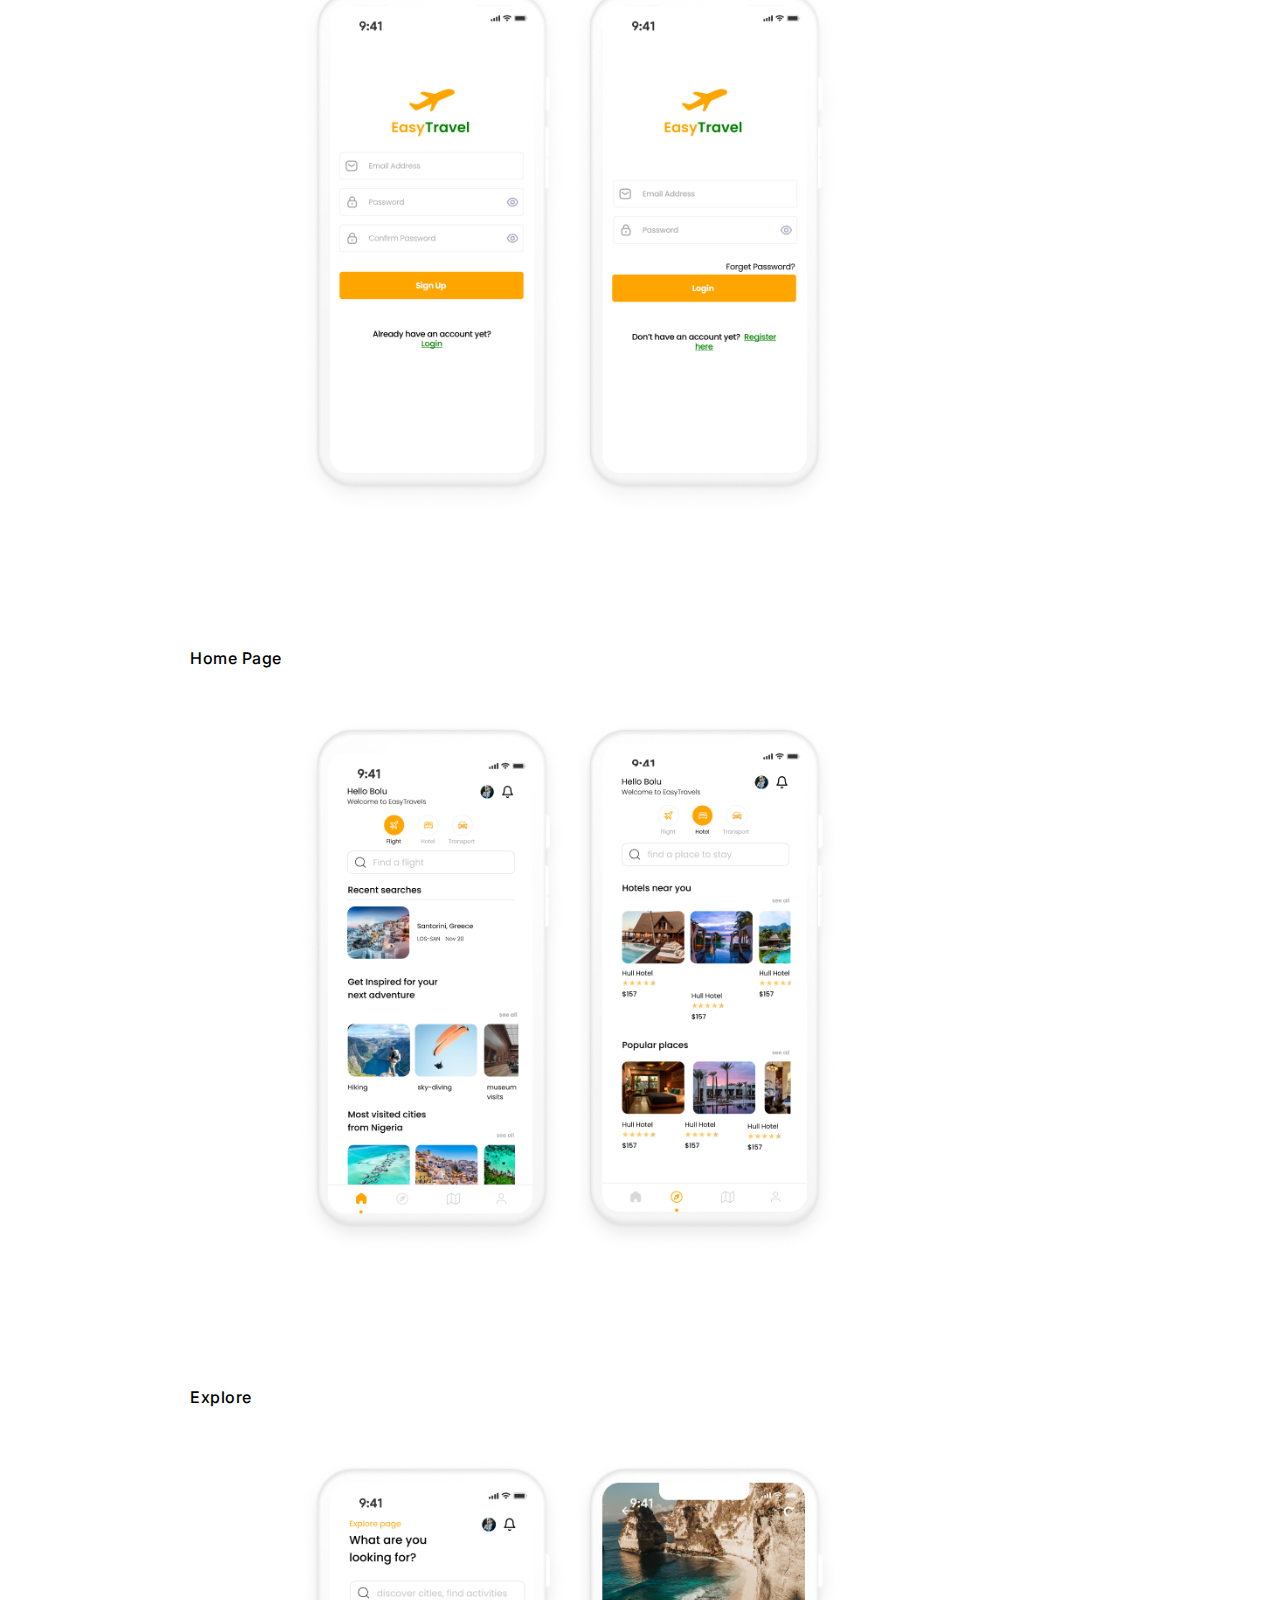
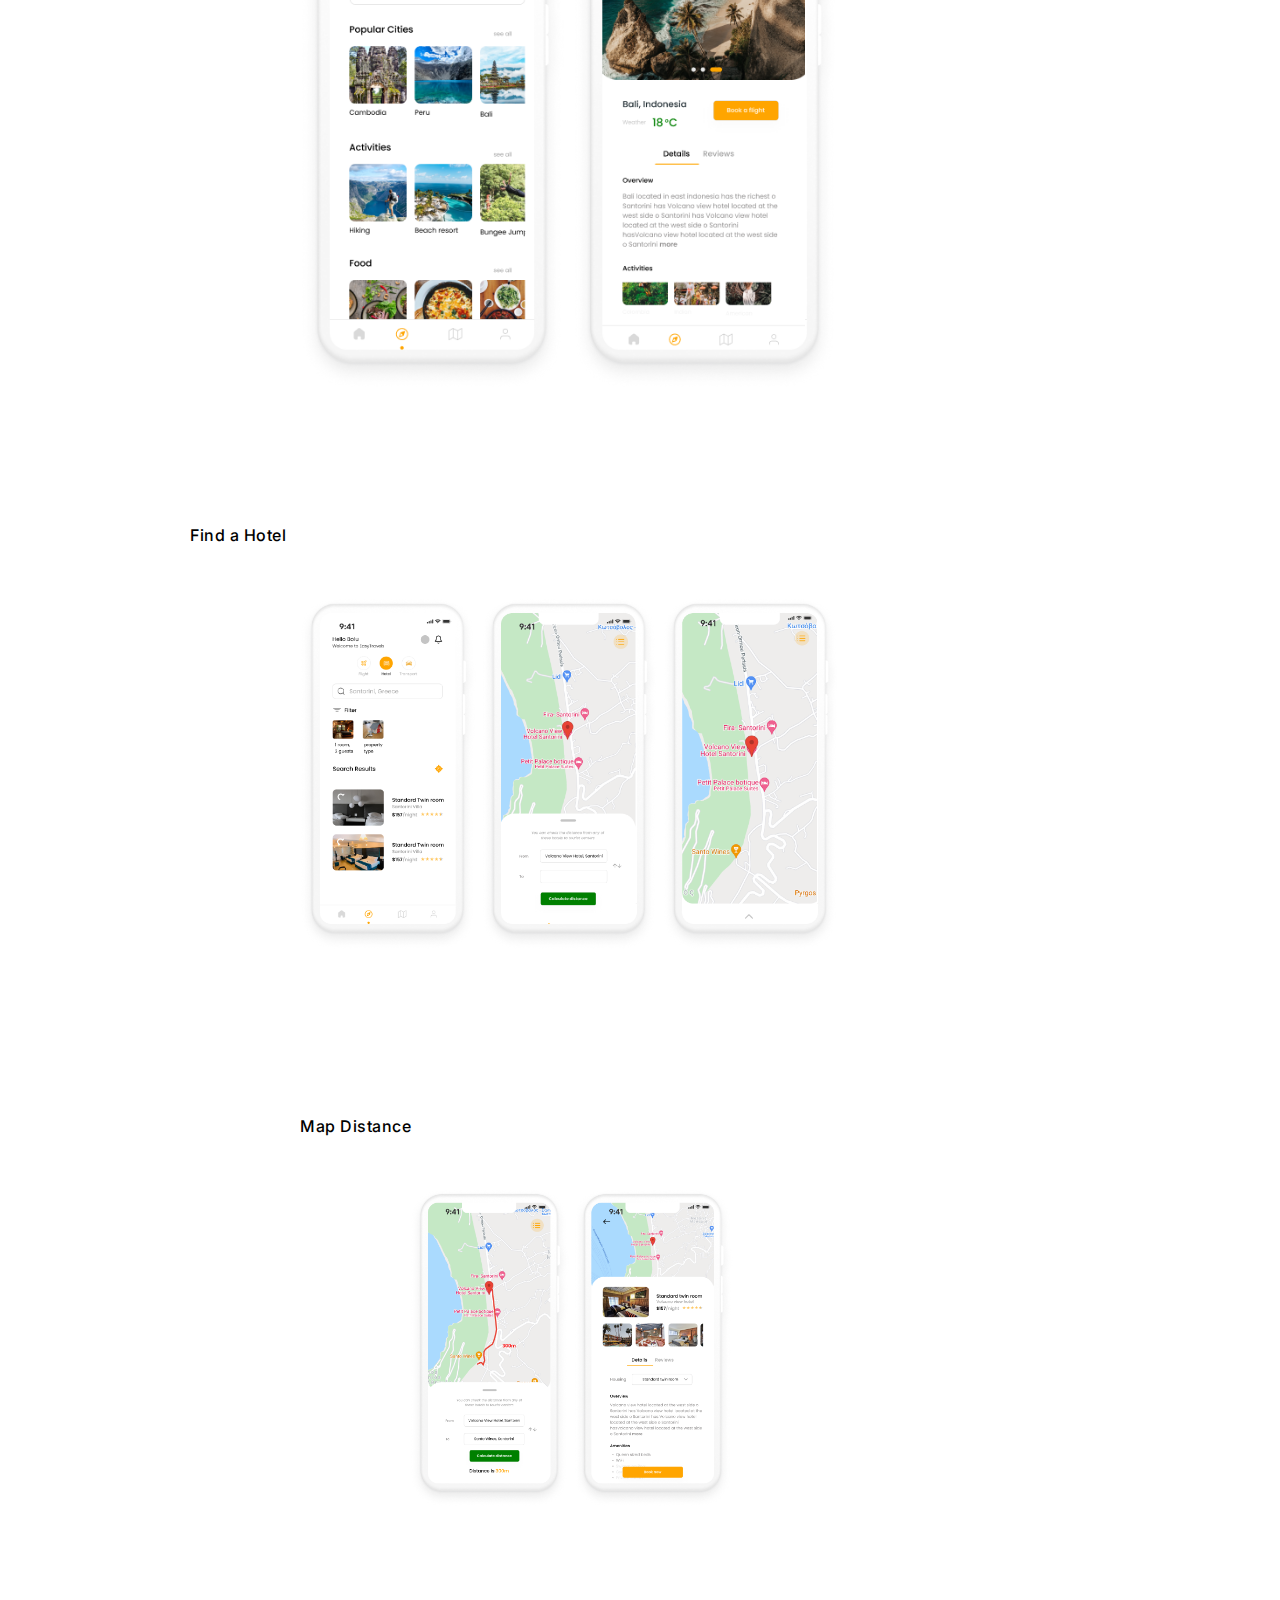
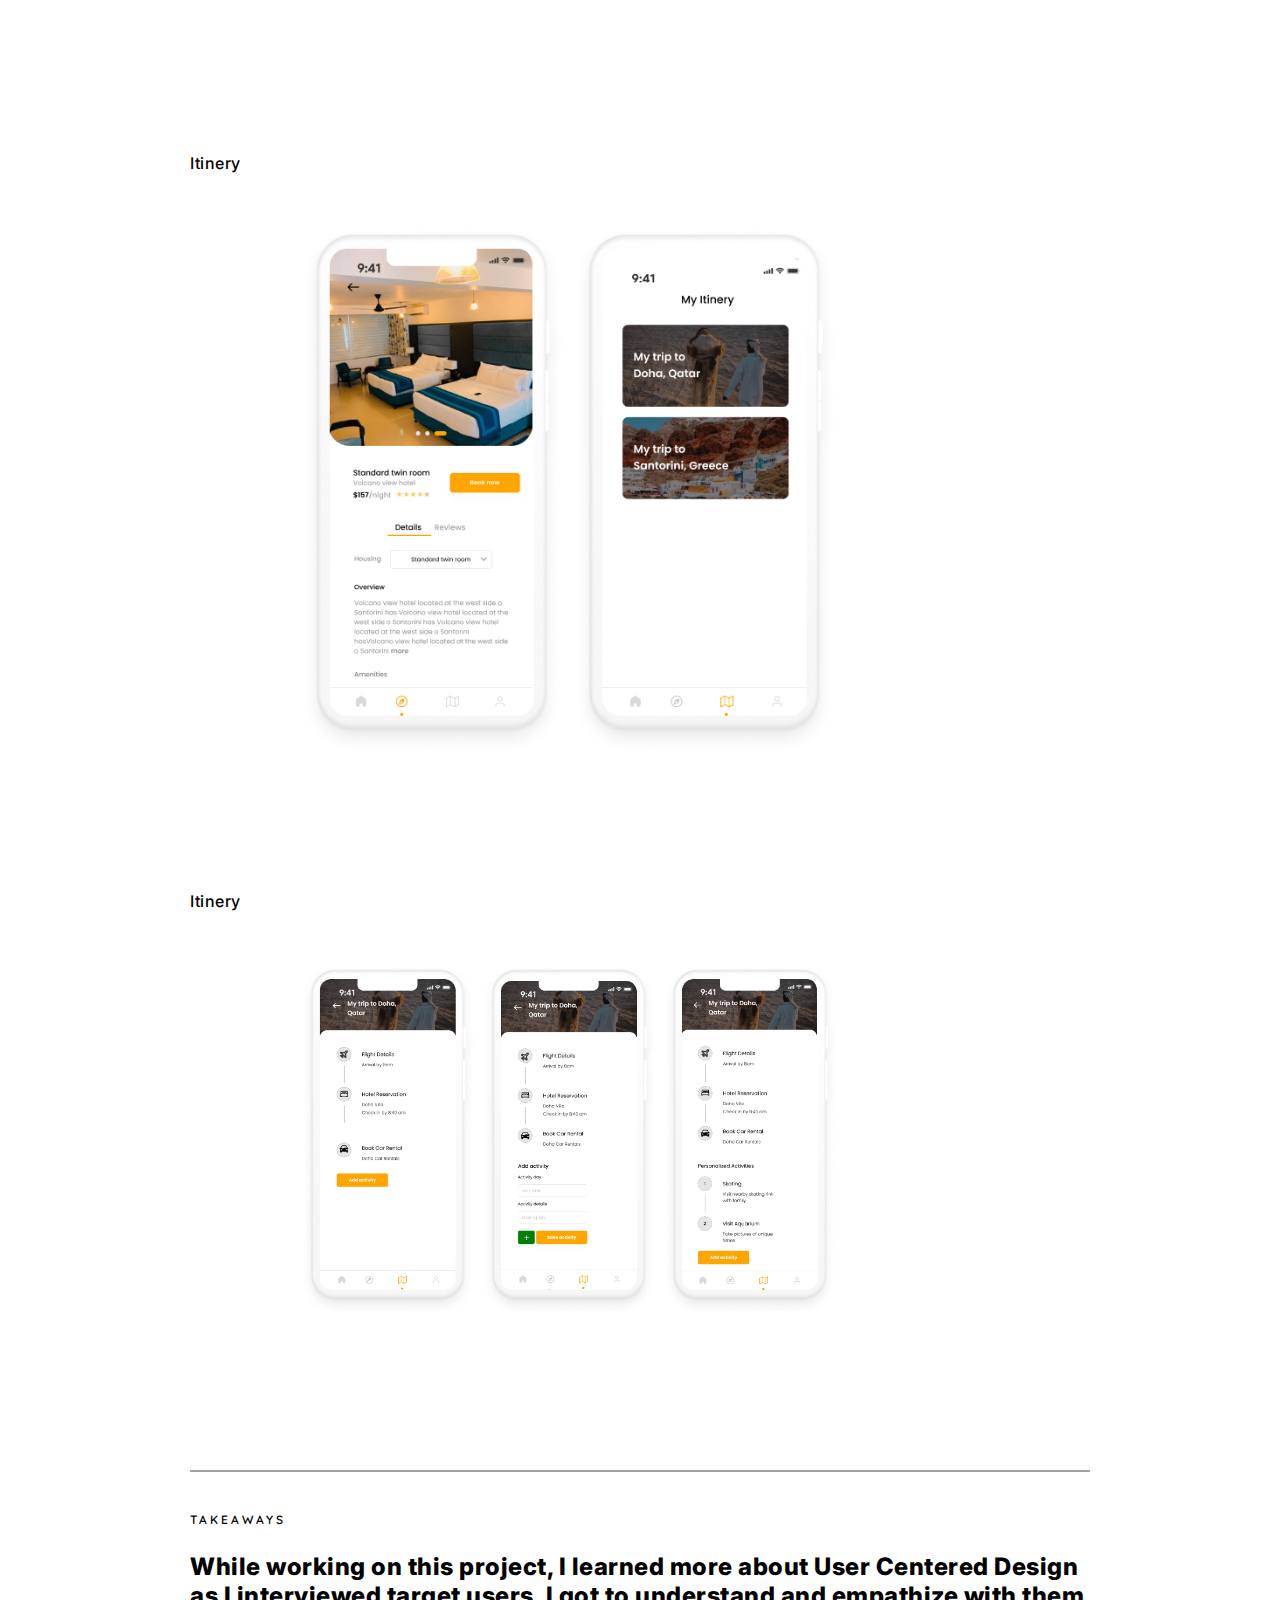
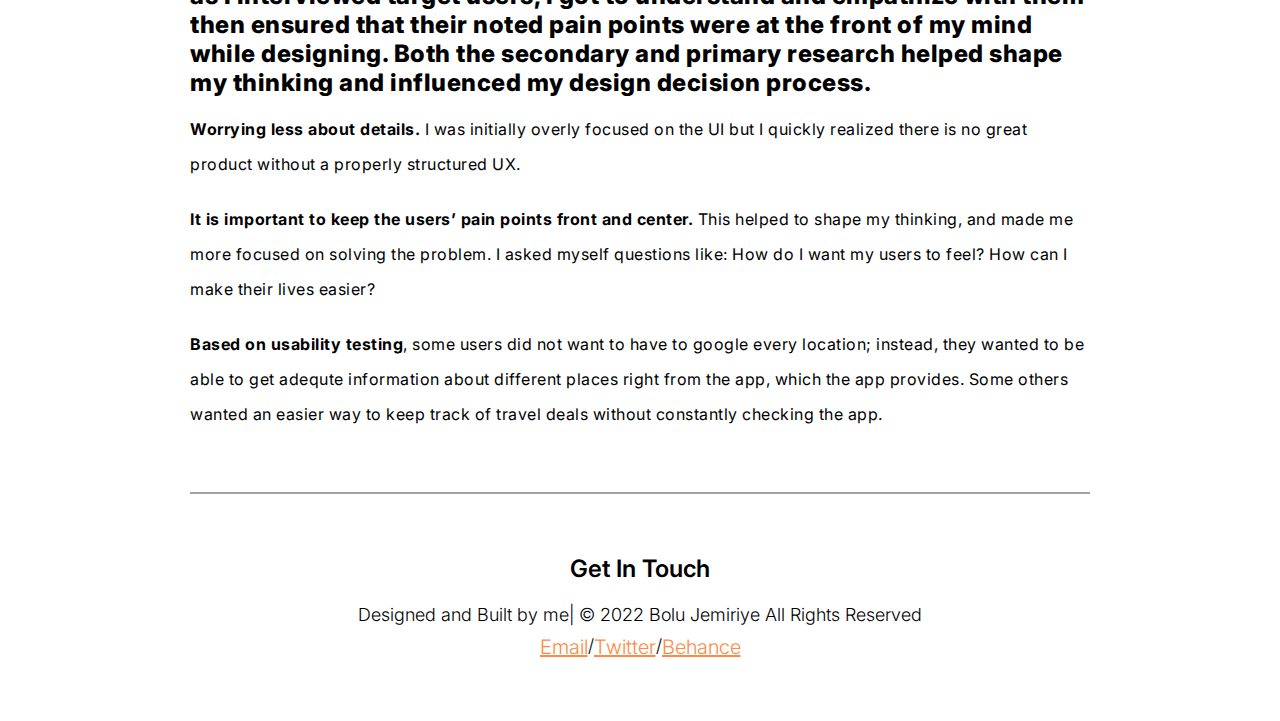
<file: casestudy2.html>
<!DOCTYPE html>
<html lang="en">
<head>
    <meta charset="UTF-8">
    <meta http-equiv="X-UA-Compatible" content="IE=edge">
    <meta name="viewport" content="width=device-width, initial-scale=1.0">
    <title>EasyTravel case study</title>
    <link rel="stylesheet" href="style.css">
    <link rel="stylesheet" href="style2.css">
</head>
<body>
    <nav>
        <a href="index.html"><img src="img/Nisolae.svg" alt=""></a>
        <ul class="nav-list">
            <li class="navlinks"><a href="index.html">Work</a></li>
            <li class="navlinks"><a href="https://drive.google.com/file/d/11aiS3ViQq-GsozlBRLpZM2KKSMHhRGe4/view?usp=sharing">Resume</a></li>
        </ul>
        <div class="hamburger">
            <div class="line line1"></div>
           <!--  <div class="line line2"></div> -->
            <div class="line line3"></div>
        </div>
    </nav>

    <div class="content1">
        <div class="image">
            <img src="img/easycover.png" alt="">
        </div>
        <div class="summary">
            <div class="timeline">
                <p>Timeline</p>
                <span>4 weeks</span>
            </div>
            <div class="role">
                <p>Role</p>
                <span>Sole Designer</span>
            </div>
            <div class="tool">
                <p>Tools Used</p>
                <span>Figma</span>
            </div>
        </div><hr>  

         <div class="introduction">
            <p class="topic">Overview</p>
            <div class="content">
                <p class="subtitle"></p>
                <span class="text">The challenge was to design a mobile app that will allow users to book flights, accommodation, and car for different destinations, while also addressing the user’s pain points.
                </span><hr>
            </div>
        </div>

        <div class="goal">
            <p class="topic">Goal</p>
            <div class="content">
                <p class="subtitle">What should EasyTravel achieve?</p>
                <span class="text">
                    <li>Design an easy to use app with a friendly neat interface </li>
                    <li>Make it easy for users to find fun activities at their holiday destinations</li>
                    <li>Ensure user can organize all their travel plans in one itinery </li>
                </span><hr>
            </div>
        </div>

       <!--  <div class="designflow">
            <p class="topic">Design flow</p>
            <div class="content">
                <p class="subtitle"></p>
                <img src="img/designflow2.png" alt="" class="flow"><hr>
            </div>
        </div> -->

        <div class="problem">
            <p class="topic">Problem</p>
            <div class="content">
                <p class="subtitle">Booking and plannning trips haven't been an easy one</p>
                <span class="text">
                    Many People find it exhausting having to use multiple apps to: search for interesting places to visit, book flights, check for favourable weather conditions, plan their trips and so on. 
                </span><hr>
            </div>
        </div>


        <div class="research">
            <p class="topic">Research</p>
            <div class="content primary">
                <p class="subtitle">Primary Research</p>
                <span class="text">Before I began, I wanted to outline the scope of my research. 
                    I created a research plan to help keep me focused on the research goals at all times, 
                    as well as the steps I needed to take to complete it.
                     I primarily wanted to get answers to some of the most pressing questions I had:
                    <br> <br>
                     <span class="text">
                        <li>What are people's motivations and pain points when it comes to trip planning and management?</li>
                        <li>How can people tell the "best time" to visit a city?</li>
                        <li>What features would they look for when booking a vacation through a travel agency online?</li>
                    </span> 
                <div class="target">
                    <p class="t1 market">Target Market</p>
                    <span class="t2 age">23-35 year olds</span>
                </div>
                <div class="insight">
                    <p class="t1 insights">Key Insights from Research</p>
                    <span class="t2">Based on the research I carried out,  The use of mobile travel apps simplifies vacation planning significantly
                        and most users would love one that simplifies the process even more. They would love for an app that is user friendly and meets all
                        basic needs like booking flight and accomodation.
                    </span>
                </div>
            </div>
            <div class="content secondary">
                <p class="subtitle">Secondary Research</p>
                <span class="text">Based on the market analysis i carried out, <br>
                    The online travel booking industry was among those hardest hit by the coronavirus pandemic, 
                    with some apps reporting more than 70% less traffic and bookings in 2019 than in 2018.
                    <br> The situation improved slightly in 2021, though most apps and agencies 
                    still reported lower numbers than in 2019. In some countries, outbreaks continue to impede travel.
                    International tourism has recovered since January 2022, 
                    compared to the weak start in the last year: Europe (+199%) and the Americas (+97%). 
                    The Middle East (+89%) and Africa (+51%) experienced a travel business growth in Jan 2022 compared to 2021. 
                    While Asia and the Pacific saw a 44% increase in business growth, 
                    some destinations went through the decrease in international arrivals in 2019. 
                    After the tourism growth of 2022 and 2021, international arrivals will continue to recover by 2022. In March 2022, 
                    12 places had no covid-19 pandemic restrictions and witnessed a rise of tourist attractions eliminating the restriction. 
                    It helps to unleash pent-up demand for travel and tourism.(Adamosoft, business of apps,2022) <br> 
                    Travel apps are used by travelers for online ticketing, hotel booking, 
                    destination details, locating local attractions and food outlets, exploring new destinations, 
                    finding reviews about a destination they plan to visit, sharing pictures from their trip, 
                    and providing feedback on a destination, airline, hotel, or event.

                    <br>
<!-- 
                    <i> “The African travel sector is one of the fastest growing in the world.
                         Technology is changing travel at an increasing pace, this is why building 
                         a travel technology company in Africa and beyond is so exciting,”
                        
                        - Marek Zmysłowski, Co-founder, SunRoof</i> -->
                </span>
                
                <p class="subtitle">Online booking app users 2017 to 2021 (bn)</p>
                <div class="infogram-embed" data-id="1a9f15d8-3559-41b5-9f5f-577af8f5b8c6" data-type="interactive" data-title="online travel users"></div>

                <p class="subtitle">Travel app worldwide gross bookings value ($bn)</p>
                <div class="infogram-embed" data-id="e3fa48ed-b651-48e7-b6dd-6092826c30ce" data-type="interactive" data-title="online travel bookings"></div>
                <hr>
            </div>
        </div>


        <div class="hmw">
            <p class="topic">How Might We Phrases</p>
            <div class="content">
                <p class="subtitle"></p>
                <span class="text">
                    <li>How might we make the process of finding a travel destination easier?</li>
                    <li>How might we help users decide on tourist centres to visit?</li>
                    <li>How might we help users stay keep their travel plans organized?</li>
                    <li>How might we help users know a convenient seasons to visit a place?</li>
                </span><hr>
            </div>
        </div>

        <div class="cAudit">
            <p class="topic">Competitive Analysis</p>
            <div class="content">
                <p class="subtitle">I analysed direct and indirect competitors like KAYAK, Booking.com, TripIt, Wakanow and Turkish Airlines.</p>
                <img src="img/cAudit2.png" alt="" class="user map"><hr>
            </div>

        <div class="painpoints">
            <p class="topic">Pain Points</p>
            <div class="content">
                <p class="subtitle">What are the user's pain points?</p>
                <span class="text">
                    <li><b> User 1:</b> Carlos. <br>
                    <b>Age:</b> 27 <br>
                    <b>Pain Point:</b> Not always sure what activities to do when I get to my holiday destination</li>
                </span>
                <span class="text">
                    <li><b> User 2:</b> Crystal. <br>
                    <b>Age:</b> 25 <br>
                    <b>Pain Point:</b> How do I organize and share my flight, accommodation and transport in one go?</li>
                </span>
                <hr>
            </div>
        </div>        

        <div class="solution">
            <p class="topic">The Solution</p>
            <div class="content">
                <p class="subtitle">How can we solve user's problems?</p>
                <img src="img/solution2.png" alt="" class="user t3"><hr>
            </div>
        </div>

        <div class="ia">
            <p class="topic">User Flow</p>
            <div class="content">
                <p class="subtitle">App Structure</p>
                <img src="img/userflow(!) (1).png" alt="" class="user t3 archi archi2"><hr>
            </div>
        </div>

        <div class="sketches">
            <p class="topic">Paper Sketches</p>
            <div class="content">
                <p class="subtitle"></p>
                <img src="img/papersketches.png" alt="" class="user t3"><hr>
            </div>
        </div>

        <div class="lfw">
            <p class="topic">Low Fidelity Wireframes</p>
            <div class="content">
                <p class="subtitle"></p>
                <img src="img/lfw21 (1).png" alt="" class="user t3"><hr>
            </div>
        </div>

        <div class="designsystem">
            <p class="topic">Design System</p>
            <div class="content">
                <p class="subtitle"></p>
                <img src="img/style guide.png" alt="" class="user t3"><hr>
            </div>
        </div>

        <div class="hfw">
            <p class="topic">High Fidelity Wireframes</p>
            <div class="content">
                <p class="subtitle">Final Designs</p>
                <div class="splash">
                    <p class="subtitle t5">Splash and Onboarding Screens</p>
                    <img src="img/OBD.png" alt="" class="user t3">
                </div>
                <div class="logins">
                    <p class="subtitle t5">Sign Up Screens</p>
                    <img src="img/Login2.png" alt="" class="user t3">
                </div>
                <div class="dashboard">
                    <p class="subtitle t5">Home Page</p>
                    <img src="img/flight.png" alt="" class="user t3">
                </div>
                <div class="workout">
                    <p class="subtitle t5">Explore</p>
                    <img src="img/explore.png" alt="" class="user t3">
                </div>
                <div class="network">
                    <p class="subtitle t5">Find a Hotel</p>
                    <img src="img/map1.png" alt="" class="user t3">
                </div>
                <div class="map">
                    <p class="subtitle t5">Map Distance</p>
                    <img src="img/map 2.png" alt="" class="user t3">
                </div>
                <div class="network">
                    <p class="subtitle t5">Itinery</p>
                    <img src="img/itinery1.png" alt="" class="user t3">
                </div>
                <div class="network">
                    <p class="subtitle t5">Itinery</p>
                    <img src="img/itinery2.png" alt="" class="user t3">
                </div>
               <!--  <div class="chat">
                    <p class="subtitle t5">Chat & Get reminders </p>
                    <img src="img/chat (1).png" alt="" class="user t3">
                </div> -->
            </div>
        </div>
       <!--  <span class="viewbtn">View Prototype</span> --><hr>
 
        <div class="takeaway">
            <p class="topic">Takeaways</p>
            <div class="content">
                <p class="subtitle">While working on this project, I learned more about User Centered Design as I interviewed target users, 
                    I got to understand and empathize with them then ensured that their noted pain points were at the front of my mind while designing.
                    Both the secondary and primary research helped shape my thinking and influenced my design decision process.</p>
                <span class="text">
                    <li><b>Worrying less about details.</b> I was initially overly focused on the UI but I quickly realized there is no great product 
                        without a properly structured UX.</li>
                    <li><b>It is important to keep the users’ pain points front and center.</b> This helped to shape my thinking, and made me more 
                        focused on solving the problem. I asked myself questions like:  How do I want my users to feel? How can I make their lives easier?</li>
                    <li><b>Based on usability testing</b>, some users did not want to have to google every location; instead, they wanted to be 
                        able to get adequte information about different places right from the app, which the app provides. 
                        Some others wanted an easier way to keep track of travel deals without constantly checking the app.</li>
                </span>
        </div>
    </div><hr><br>

    <div class="footer">
        <span class="greeting">Get In Touch</span><br><br>
        <span>Designed and Built by me| © 2022 Bolu Jemiriye All Rights Reserved</span><br>
        <div class="socials">
            <a href="bjemiriye@gmail.com">Email</a>/
            <a href="https://twitter.com/Tifeeh_x">Twitter</a>/
            <a href="https://www.behance.net/bolujemiriye">Behance</a>
        </div>
    </div>


    <script>
    !function(e,i,n,s){var t="InfogramEmbeds",d=e.getElementsByTagName("script")[0];if(window[t]&&window[t].initialized)window[t].process&&window[t].process();else if(!e.getElementById(n))
    {var o=e.createElement("script");o.async=1,o.id=n,o.src="https://e.infogram.com/js/dist/embed-loader-min.js",d.parentNode.insertBefore(o,d)}}(document,0,"infogram-async");
    </script>
    <script>!function(e,i,n,s){var t="InfogramEmbeds",d=e.getElementsByTagName("script")[0];if(window[t]&&window[t].initialized)window[t].process&&window[t].process();else if(!e.getElementById(n)){var o=e.createElement("script");o.async=1,o.id=n,o.src="https://e.infogram.com/js/dist/embed-loader-min.js",d.parentNode.insertBefore(o,d)}}(document,0,"infogram-async");</script>
</body>
</html>
</file>
<file: style.css>
@import url('https://fonts.googleapis.com/css2?family=Quicksand:wght@300;400;500;600;700&display=swap');
@import url('https://fonts.googleapis.com/css2?family=Inter:wght@100;200;300;400;500;600;700;800;900&display=swap');@import url('https://fonts.googleapis.com/css2?family=Inter:wght@100;200;300;400;500;600;700;800;900&display=swap');

*{
    box-sizing: border-box;
    margin: 0;
    padding: 0;
    overflow-x: hidden;
}
body{
    font-family: 'Inter', sans-serif;
    padding: 40px;
   /*  background-color: rgb(253, 250, 246); */
}

nav{
    height: 10vh;
    display: flex;
    justify-content: space-between;
    align-items: center;
    padding: 25px;
    overflow: hidden;
}
nav a{
    text-decoration: none;
    color: black;
}
nav a img{
    width: 50px;
    height: auto;
}
.nav-list{
    display: flex;
    justify-content: space-evenly;
    width: 25%;
    margin: 0 15px 0 10px;
}
li{
    list-style: none;
}
li a{
    text-decoration: none;
    color: black;
    font-family: 'Quicksand', sans-serif;
}
.line{
    width: 25px;
    height: 3px;
    background-color: black;
    margin: 5px;
} 
.hamburger{
    cursor: pointer;
    display: none;
}


.header{
    height: 35vh;
    padding: 30px;
    margin-top: 80px;
    align-items: center;
    font-family: 'Quicksand', sans-serif;
}
.header h2{
    font-size: 40px;
    padding: 20px 0 20px 0;
}
.smallheader{
    font-size: 24px;
}
.smallheader a{
    color: #FF8944;
}


#work{
    margin-bottom: 60px;
}
.subh{
    margin-top: 40px;
    padding: 30px;
    font-size: 24px;
    font-weight: 400;
}
.mywork{
    display: flex;
    flex-wrap: wrap;
    justify-content: left;
}
.container1{
    padding: 30px;
}
.container1 img{
    width: 600px;
    height: 400px;
}
.container1 a{
    text-decoration: none;
    color: black;
}
.push{
    margin-right: 70px;
}
.title{
    padding: 10px 0;
}
.title h3{
    padding-top: 10px;
    padding-bottom: 10px;
    font-weight: 600;
}
.title span{
    font-weight: 300;
}
hr{
    width: 60%;
    border: 0.5px solid #ddd9d9;
    margin: auto;
}


.footer{
    text-align: center;
    font-family: 'Inter', sans-serif;
    font-size: 18px;
    font-weight: 300;
}
.footer .greeting{
    font-size: 24px;
    font-weight: 600;
}
.footer .socials{
    padding-top: 10px;
    display: flex;
    justify-content: center;
}
.socials a{
    color: #FF8944;
    font-size: 20px;
    font-weight: 300;
}

@media screen and (max-width:768px) {
    nav a img{
        width: 40px;
        height: auto;
    }
    .nav-list{
        flex-direction: column;
        align-items: center;
    }
    .hamburger{
        display: block;
    }

    .header{
        height: 40vh;
        margin-top: 30px;
    }
    .header h2{
        font-size: 26px;
    }
    .smallheader{
        font-size: 20px;
    }

    #work{
        margin-bottom: 30px;
    }
    .subh{
        margin-top: 20px;
        padding: 20px 30px;
        font-size: 20px;
        font-weight: 600;
    }
    .container1 img{
        width: 350px;
        height: 250px;
    }
    .push{
        margin-right: 0;
    }
    .title h3{
       font-size: 20px;
    }
    .title span{
        font-size: 16px;
    }
    hr{
        width: 60%;
        border: 0.5px solid #ddd9d9;
        margin: auto;
      margin-bottom: 10px;
    }

    .footer{
        font-size: 16px;
    }
    .footer .greeting{
        font-size: 20px;
    }
    .socials a{
        font-size: 18px;
    }
}
</file>
<file: style2.css>
body{
    margin: 2px 50px;
    justify-content: center;
}
.image img{
    width: 100%;
}
.content1{
    padding: 20px 100px;
}
.content1 hr{
    width: 100%;
    border: 0.2px solid rgba(134, 134, 134, 0.776);
    margin: 40px auto;
}
.summary{
    display: flex;
    justify-content: space-evenly;
    align-items: center;
    padding: 10px;
    margin-top: 40px;
}
.summary p{
    font-family: 'Quicksand', sans-serif;
    font-weight: 700;
    font-size: 24px;
    margin-bottom: 20px;
}
.summary span{
    font-family: 'Inter', sans-serif;
    font-weight: 400;
    font-size: 20px;
}
.flow, .archi{
    width: 50%;
}
.topic{
    text-transform: uppercase;
    font-size: 12px;
    font-weight: 600;
    font-family: 'Quicksand', sans-serif;
    letter-spacing: 3px;
    margin-bottom: 10px;
}
.subtitle{
    font-size: 24px;
    font-weight: 800;
    margin: 15px 0;
    letter-spacing: 0.5px;

}
.text, .t5{
    font-size: 16px;
    font-weight: 400;
    text-rendering: optimizeLegibility;
    letter-spacing: 0.5px;
    line-height: 35px;
}
.t5{
    font-weight: 500;
}
.target, .insight{
    padding: 20px 0;
    line-height: 35px;
}
.t1{
    font-size: 16px;
    font-weight: 600;
    padding-bottom: 10px;
}
.t2{
    font-size: 16px;
}
.archi2{
    width: 1000px;
}
li{
    list-style-type: circle;
    padding: 0 0 20px 0;
}
.user, .map{
    justify-content: center;
    margin: 110px;
    width: 60%;
    margin-top: 30px;
}
.viewbtn{
    background-color: orange;
    color: white;
    text-transform: uppercase;
    letter-spacing: 0.5px;
    font-size: 16px;
    font-family: 'Quicksand';
    font-weight: 500;
    padding: 20px;
    margin: 0 40%;
    cursor: pointer;
}
.viewbtn:hover{
    border: 2px solid orange ;
    background-color: white;
    color: orange;
    
}

@media screen and (max-width:768px) {
    body{
        margin: 0px;
        justify-content: center;
    }
    .content1{
        padding: 20px 0px;
    }
    .summary p{
        font-size: 20px;
        margin-bottom: 20px;
    }
    .summary span{
        font-size: 16px;
    }
    .flow, .archi{
        width: 100%;
    }
    .subtitle{
        font-size: 18px;
    }
    .text, .t5{
        font-size: 16px;
    }
    .target, .insight{
        padding: 20px 0;
        line-height: 35px;
    }
    .t1{
        font-size: 16px;
        font-weight: 600;
        padding-bottom: 10px;
    }
    .t2{
        font-size: 16px;
    }
    .user, .map{
        width: 85%;
        margin: 10px;
    }
    .viewbtn{
        font-size: 12px;
        padding: 15px;
        margin: 0 70px;
        cursor: pointer;
    }
}
</file>
